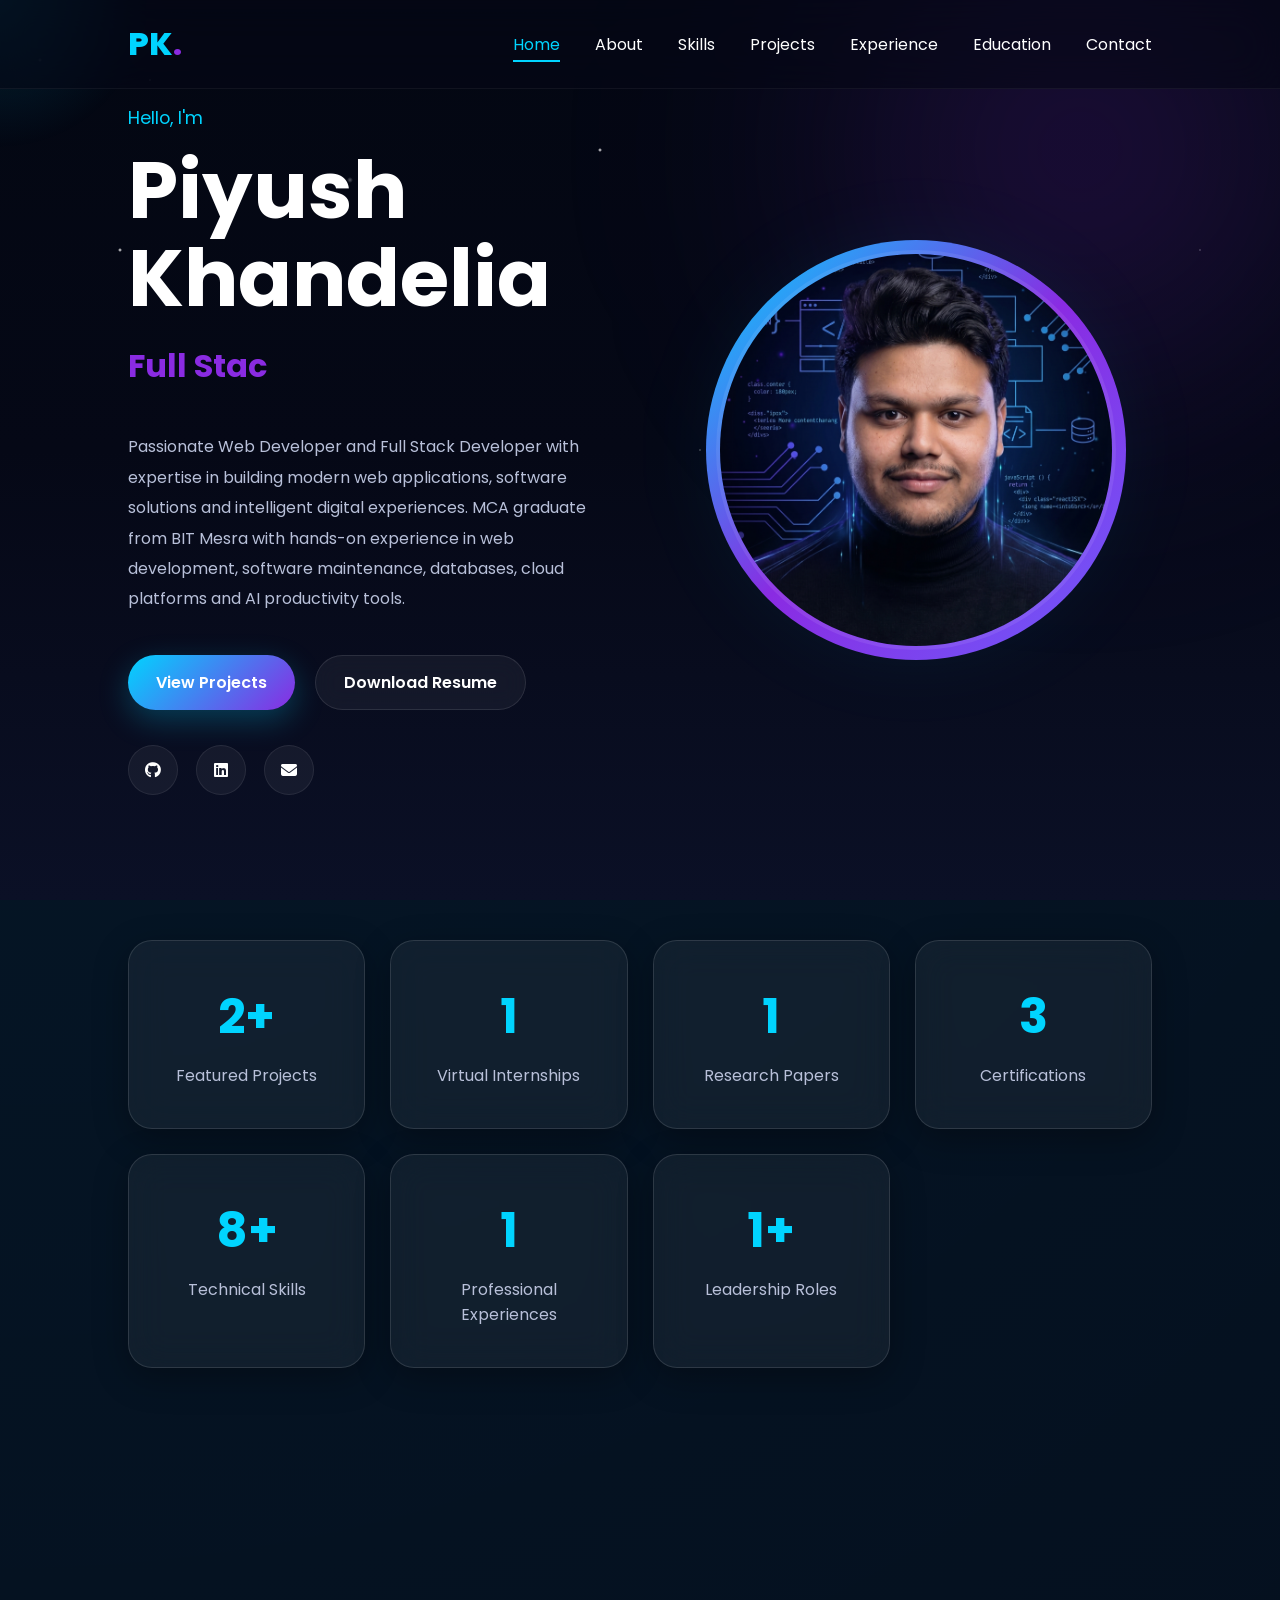
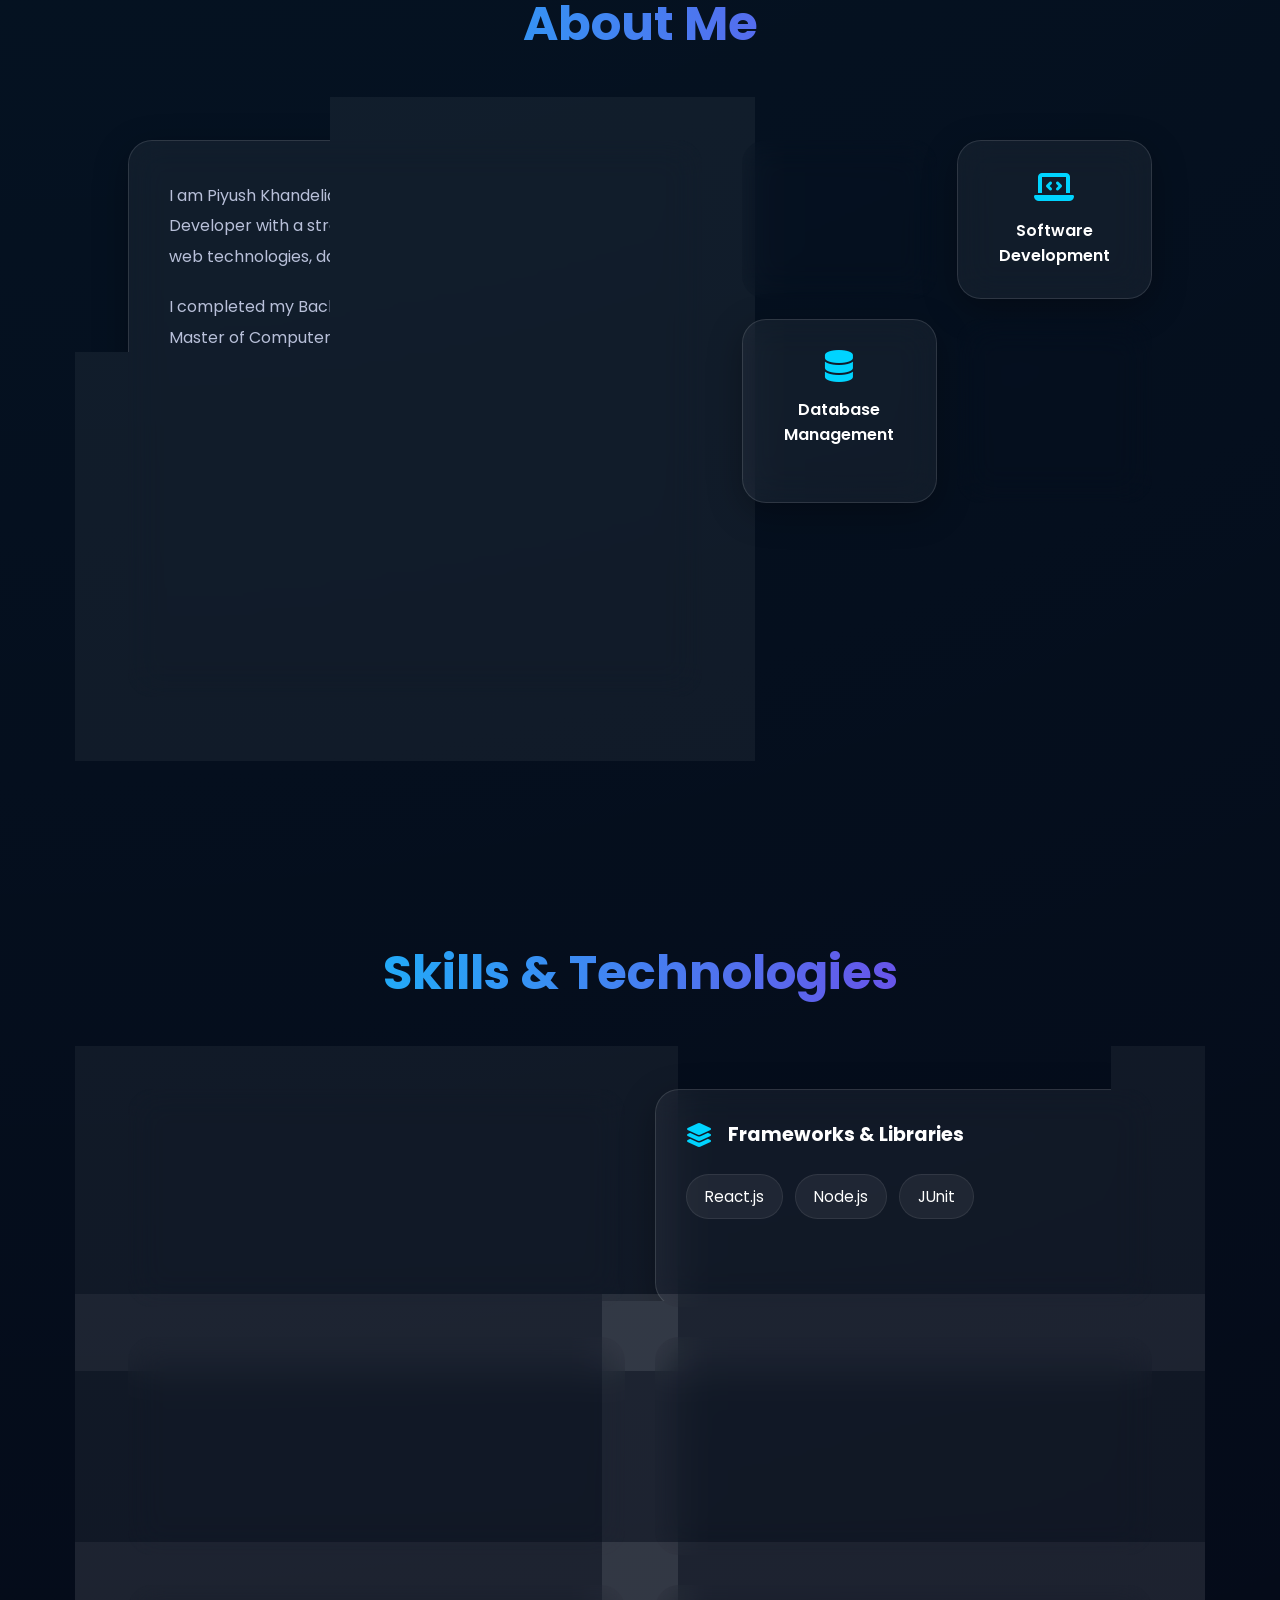
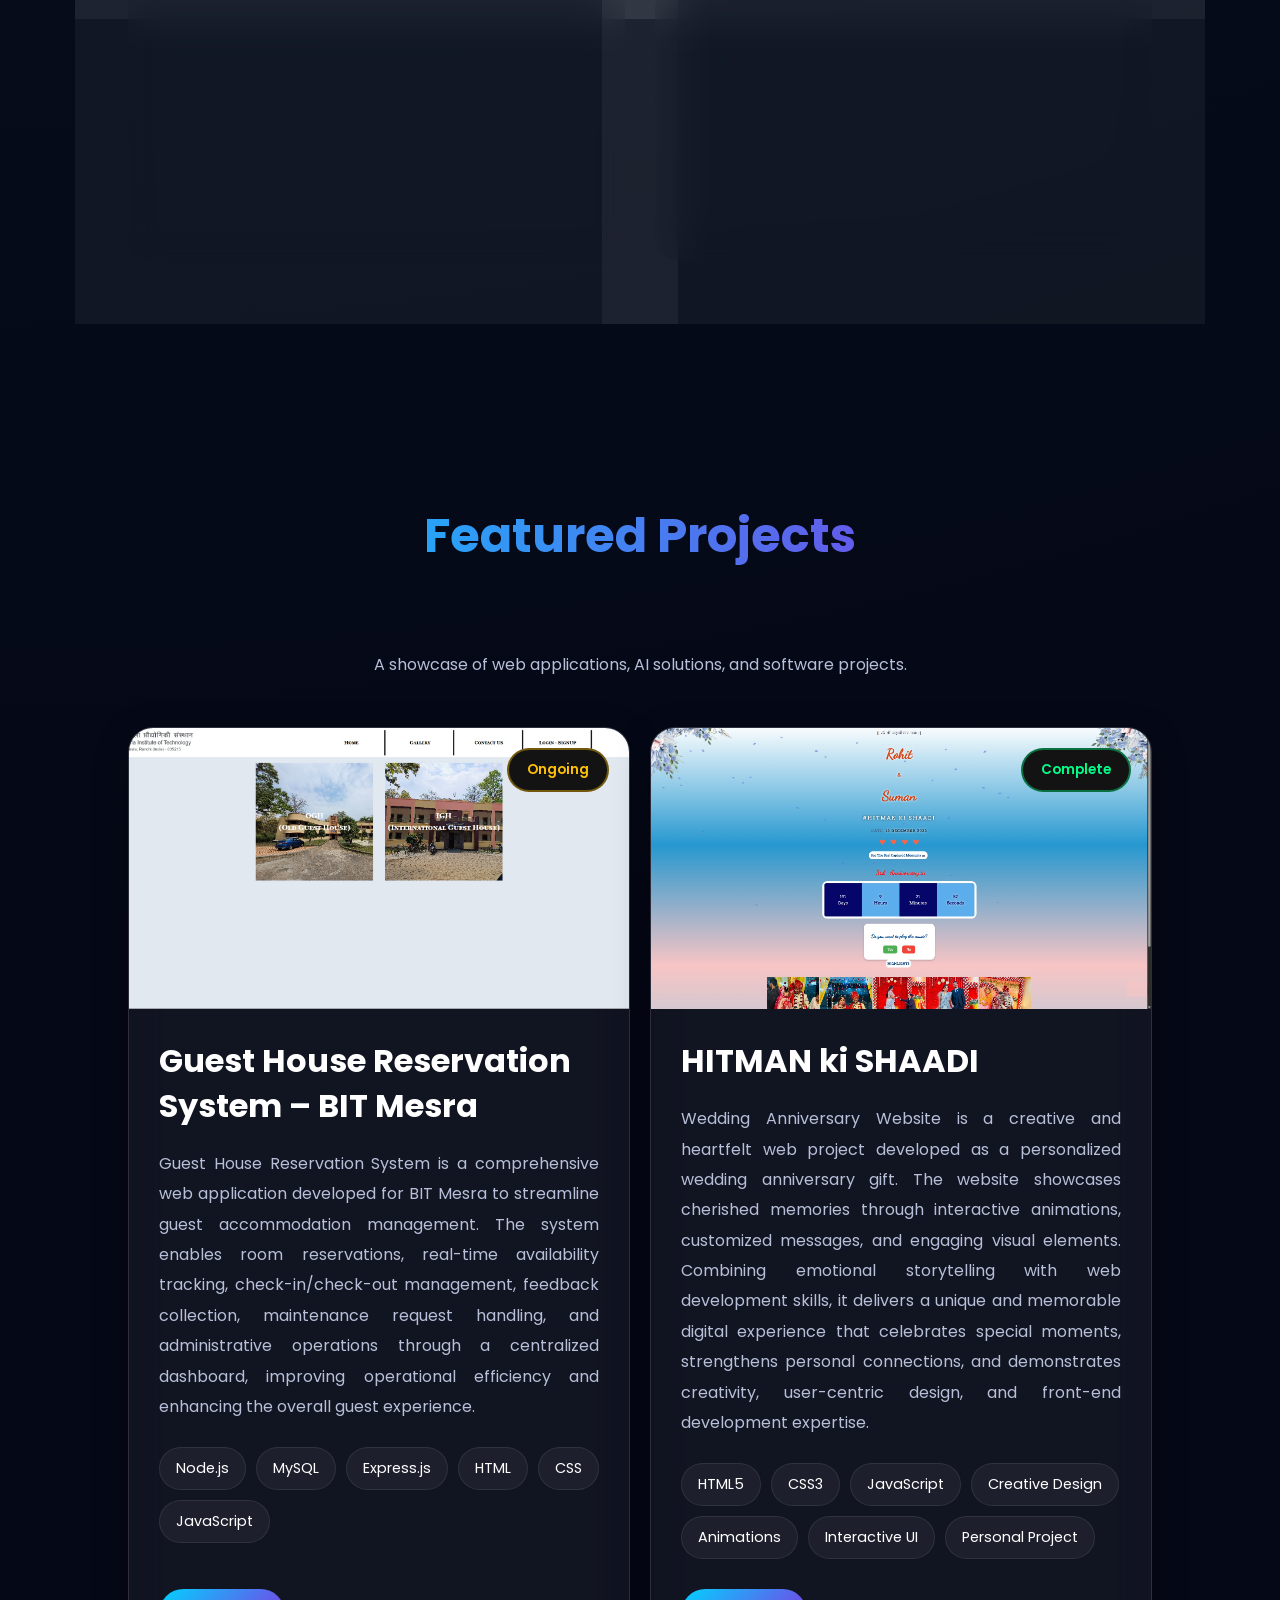
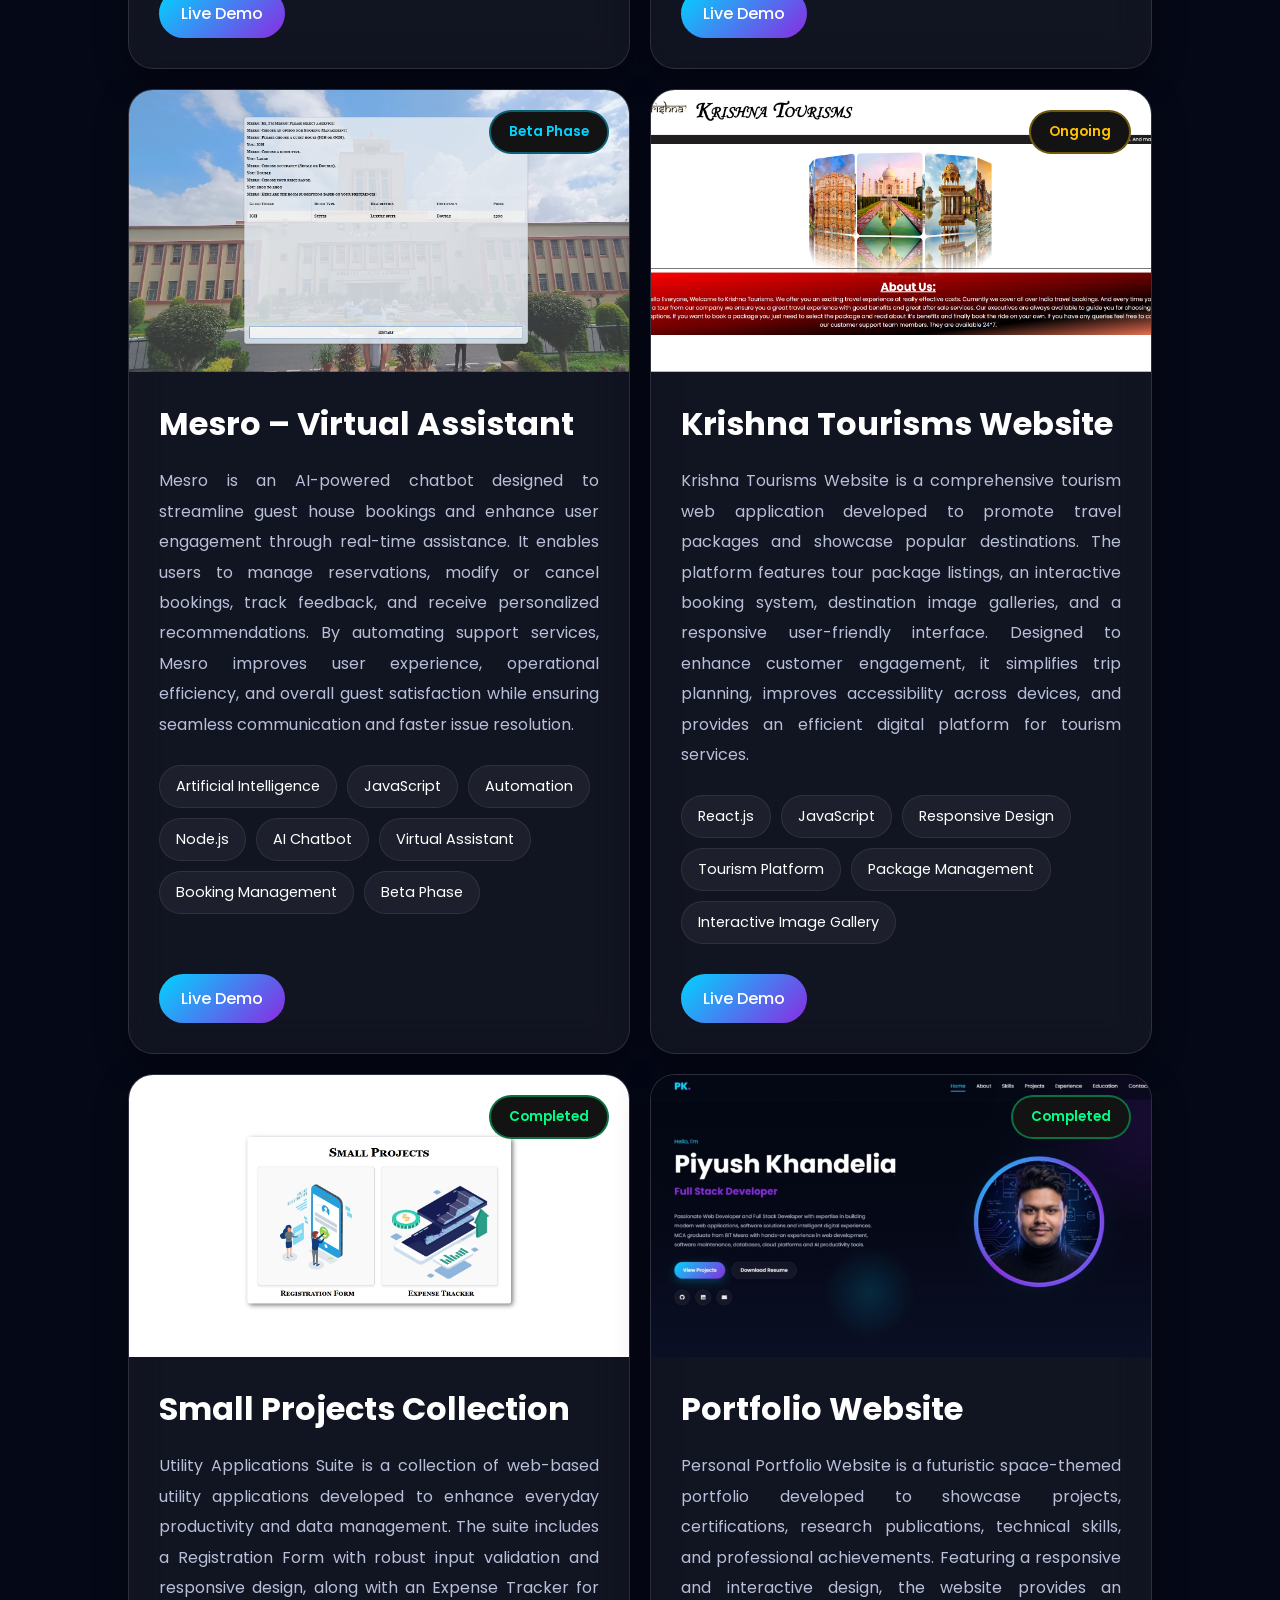
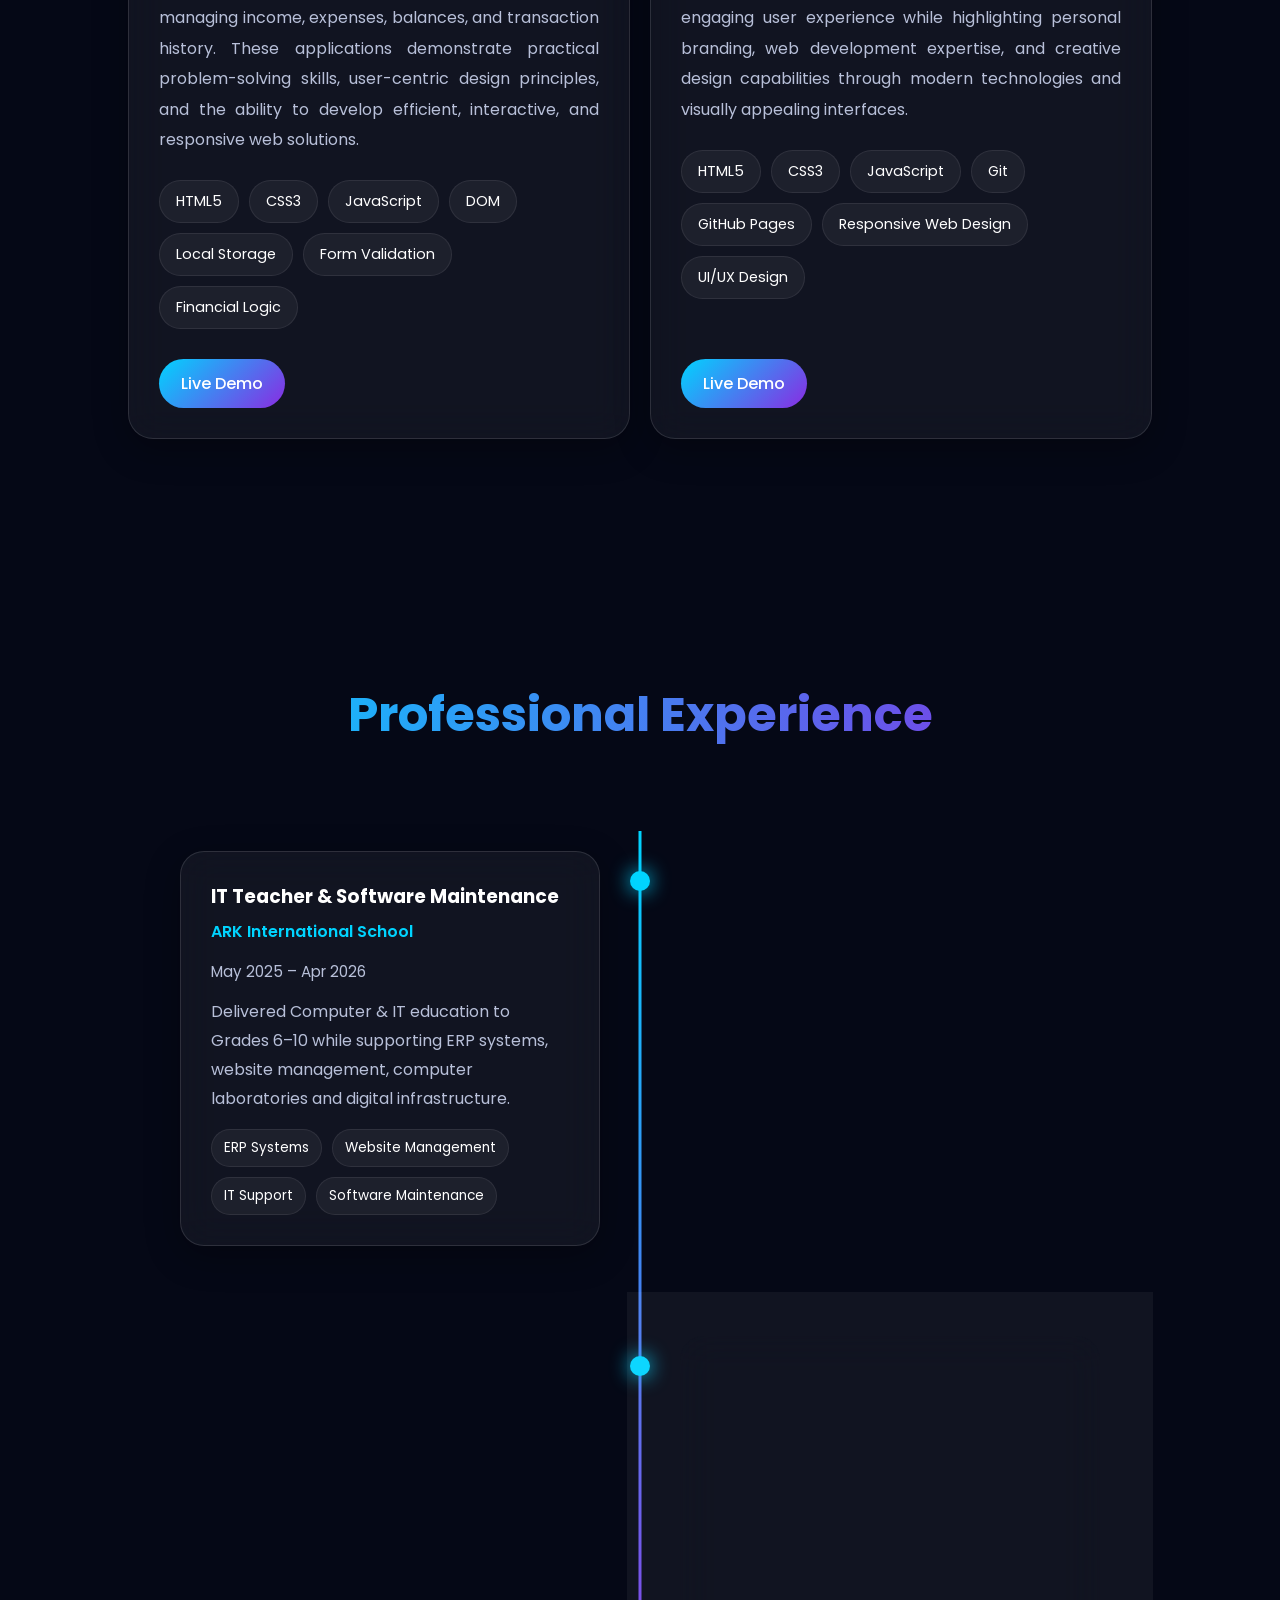
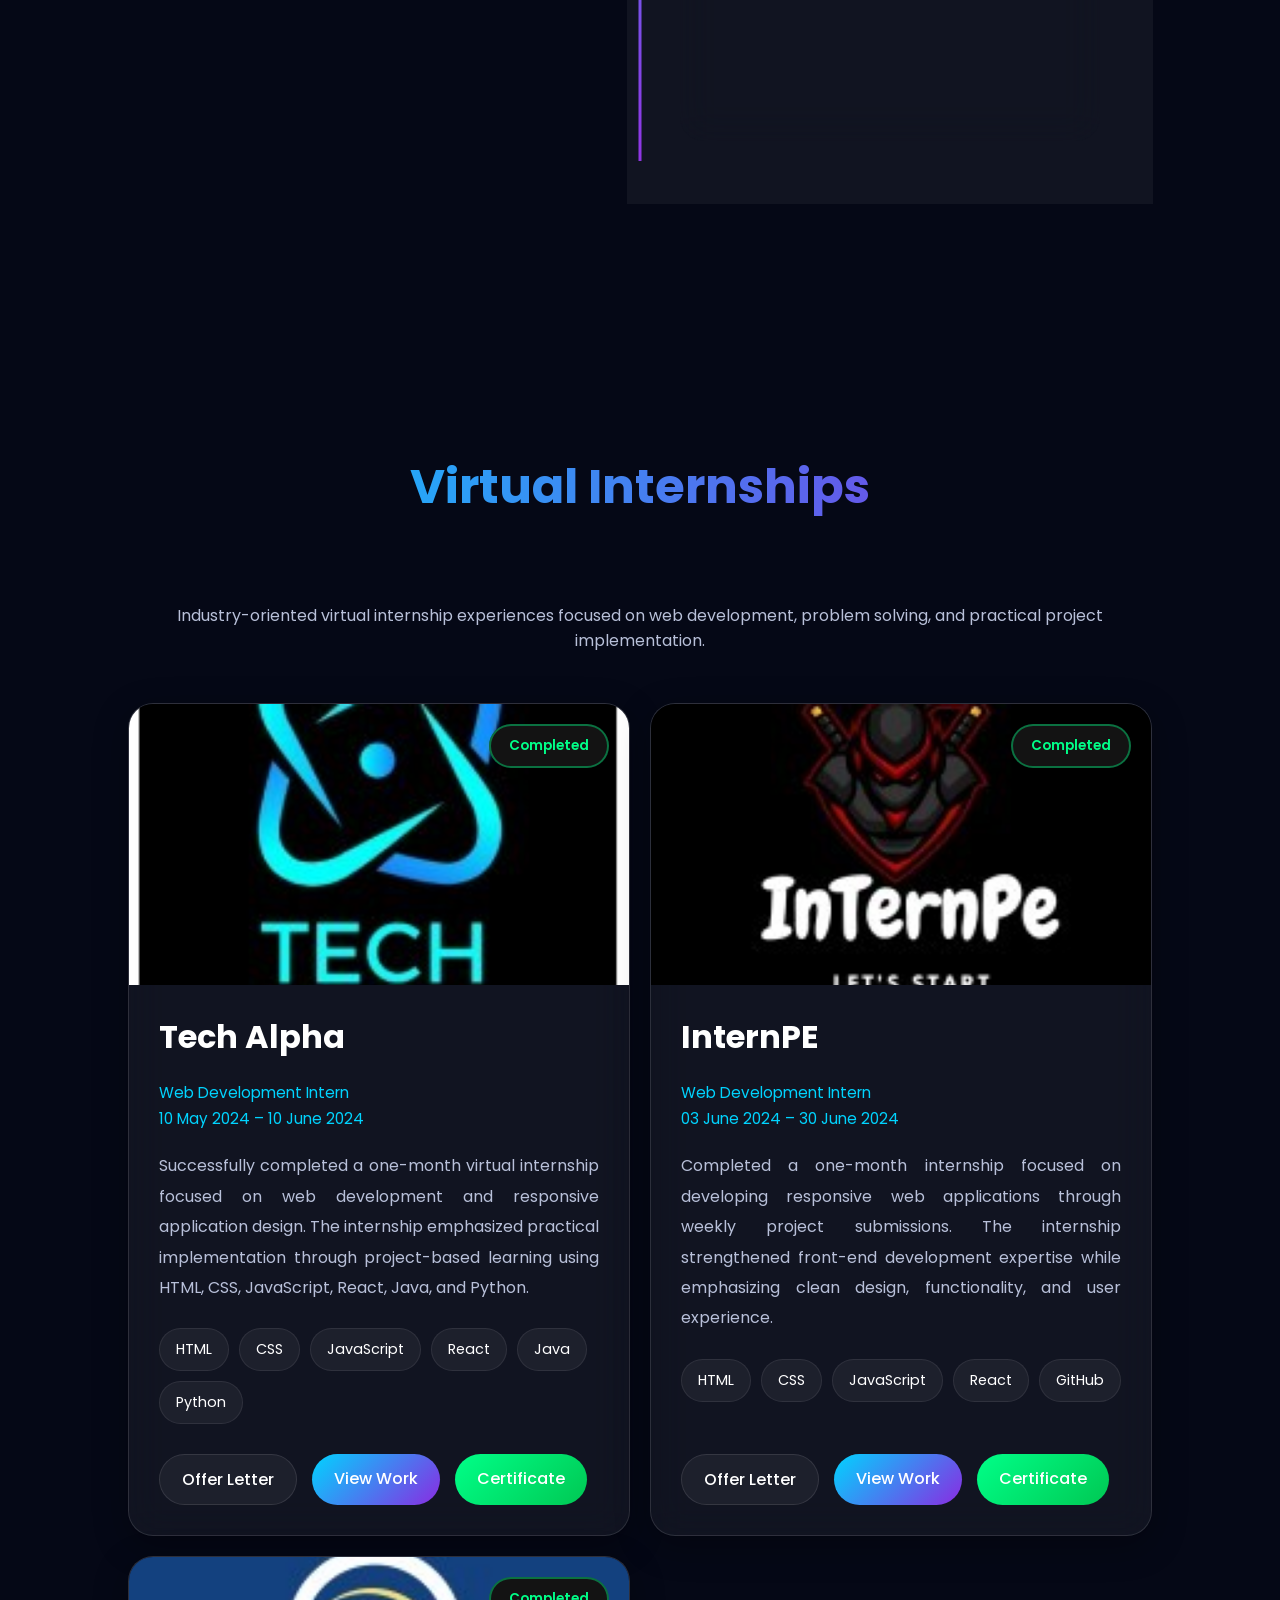
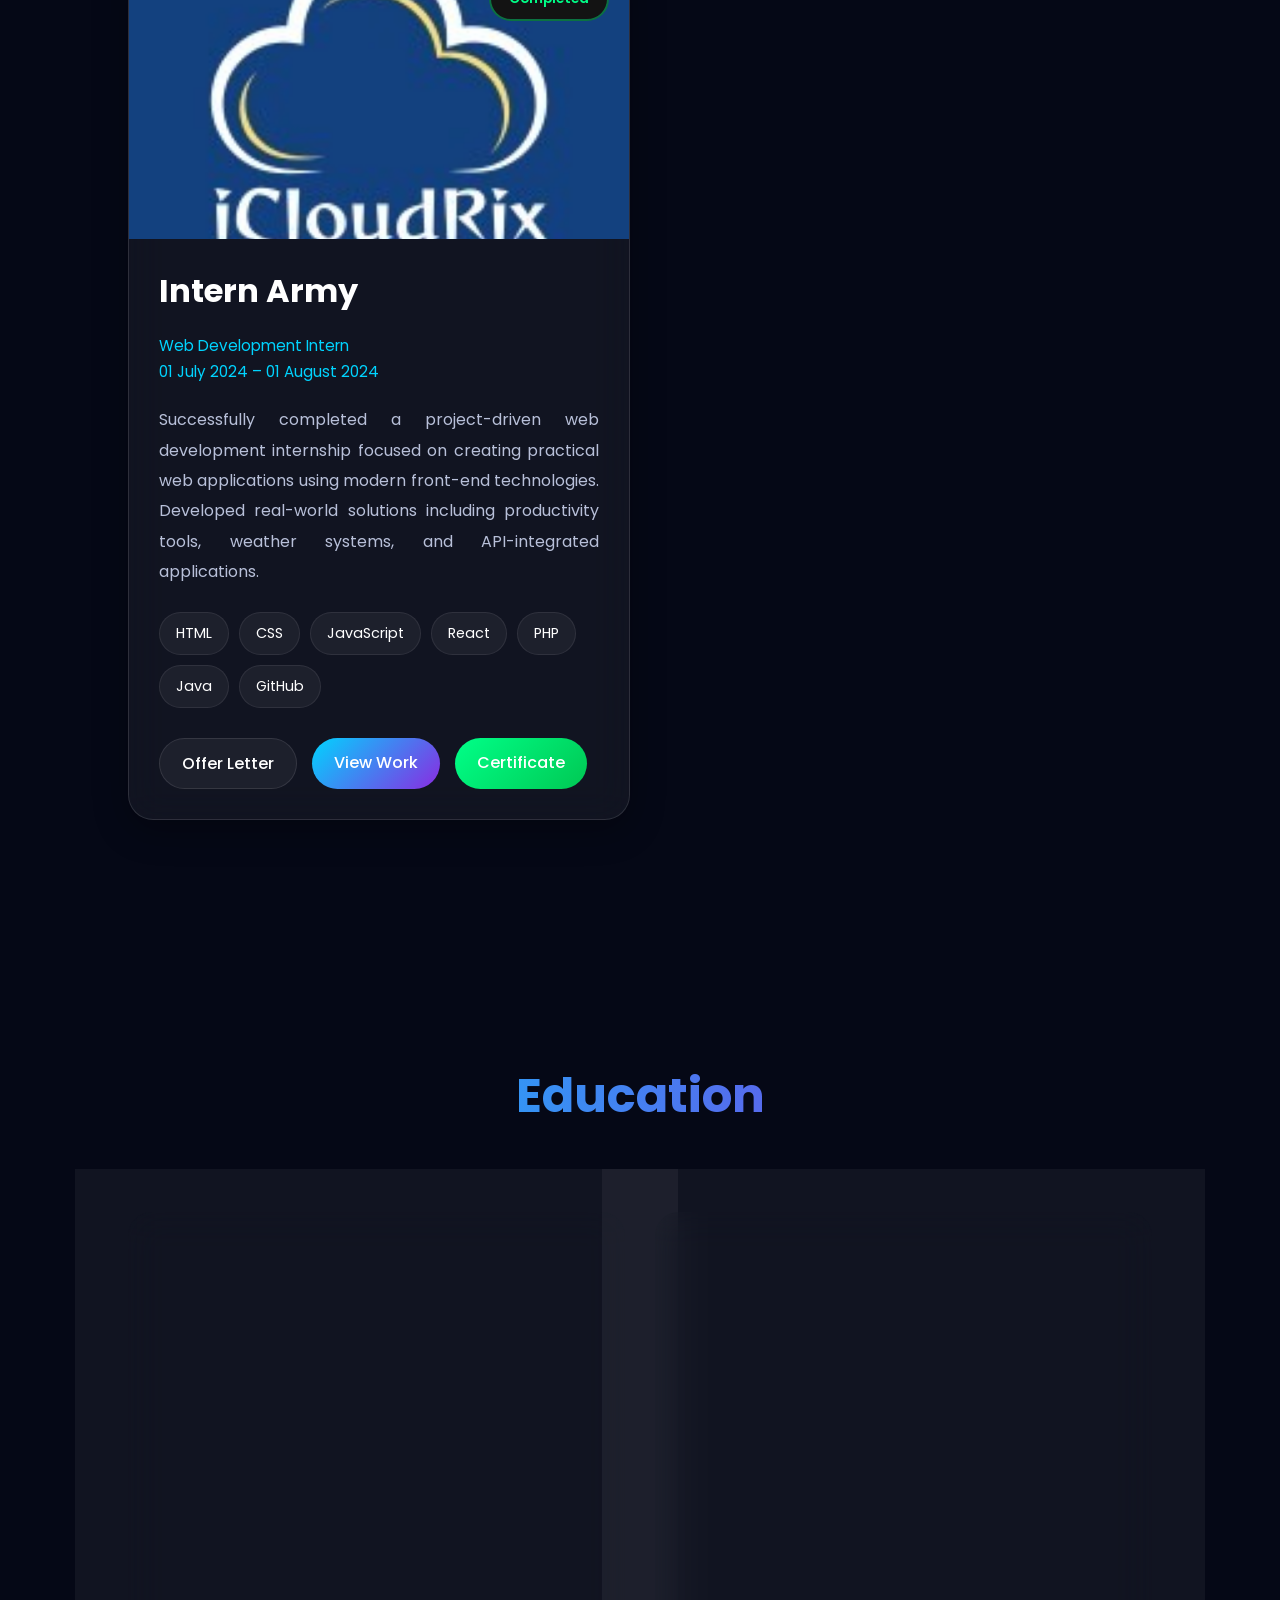
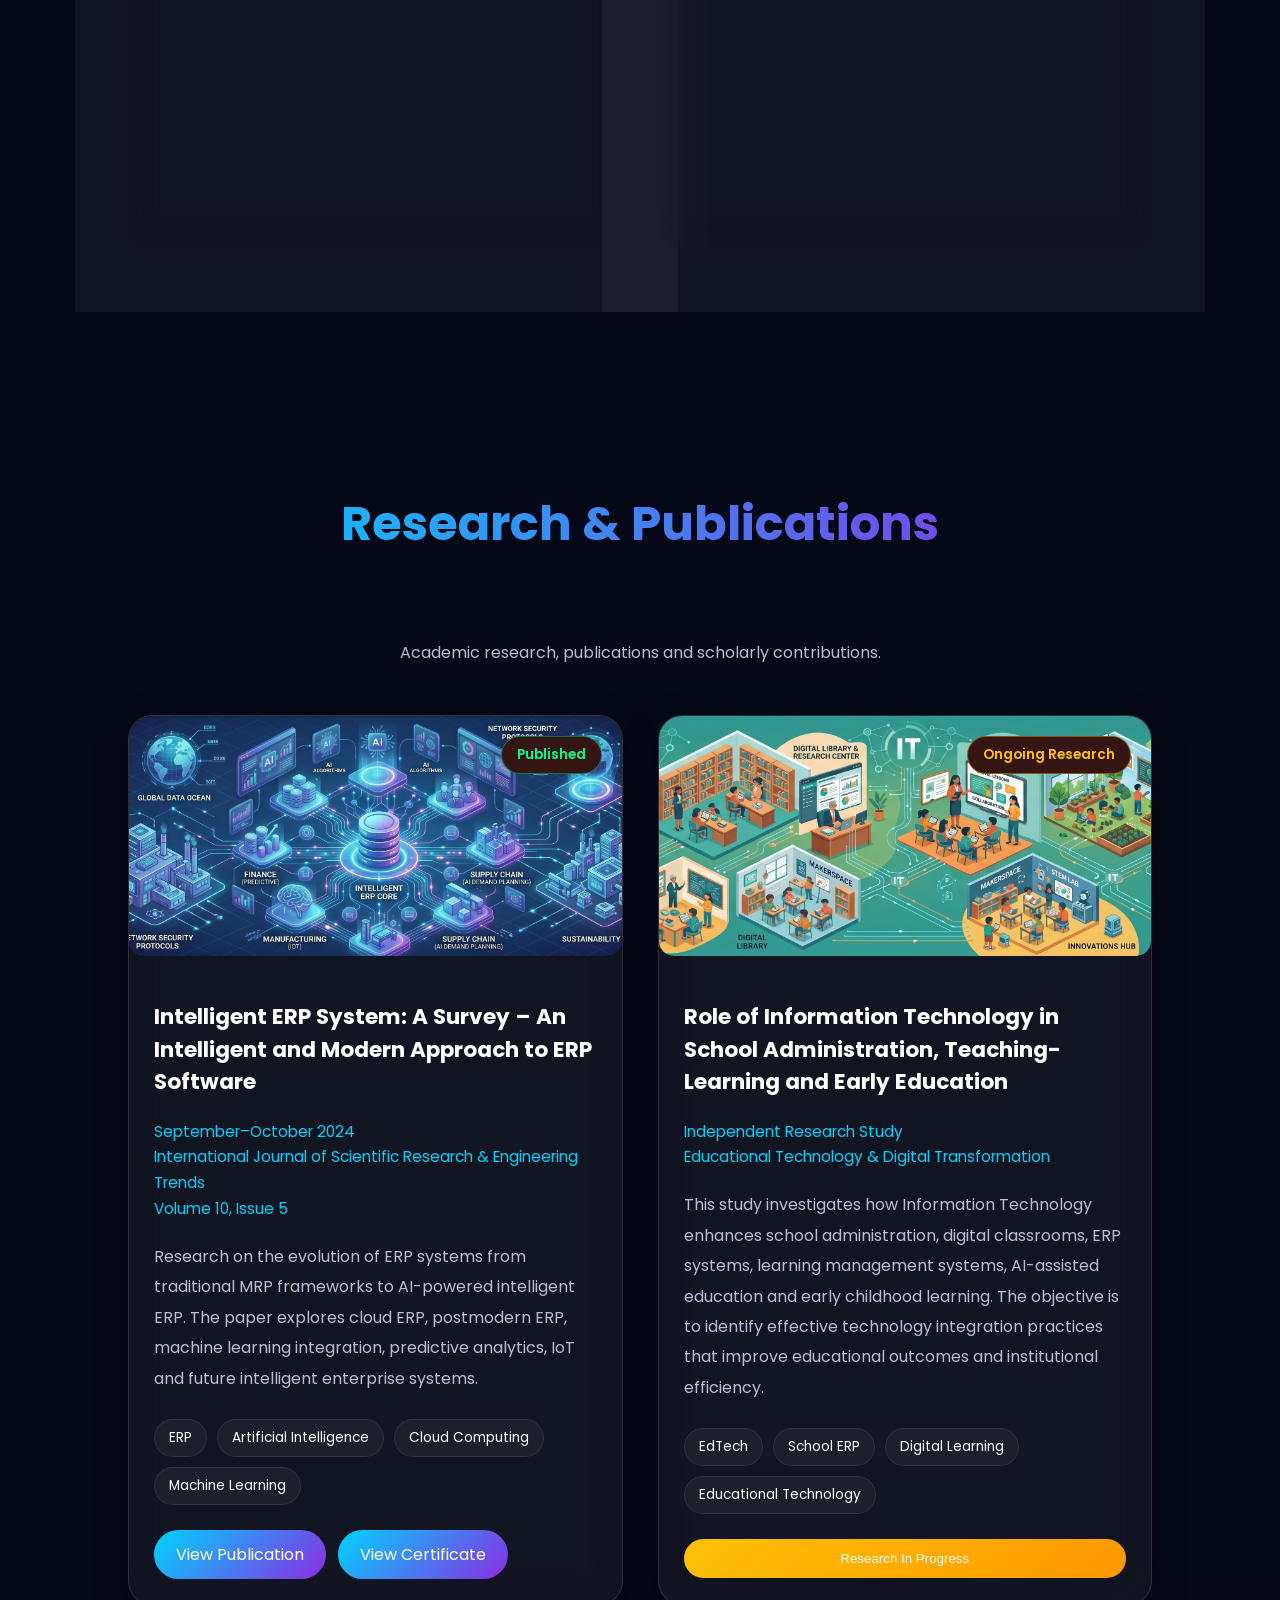
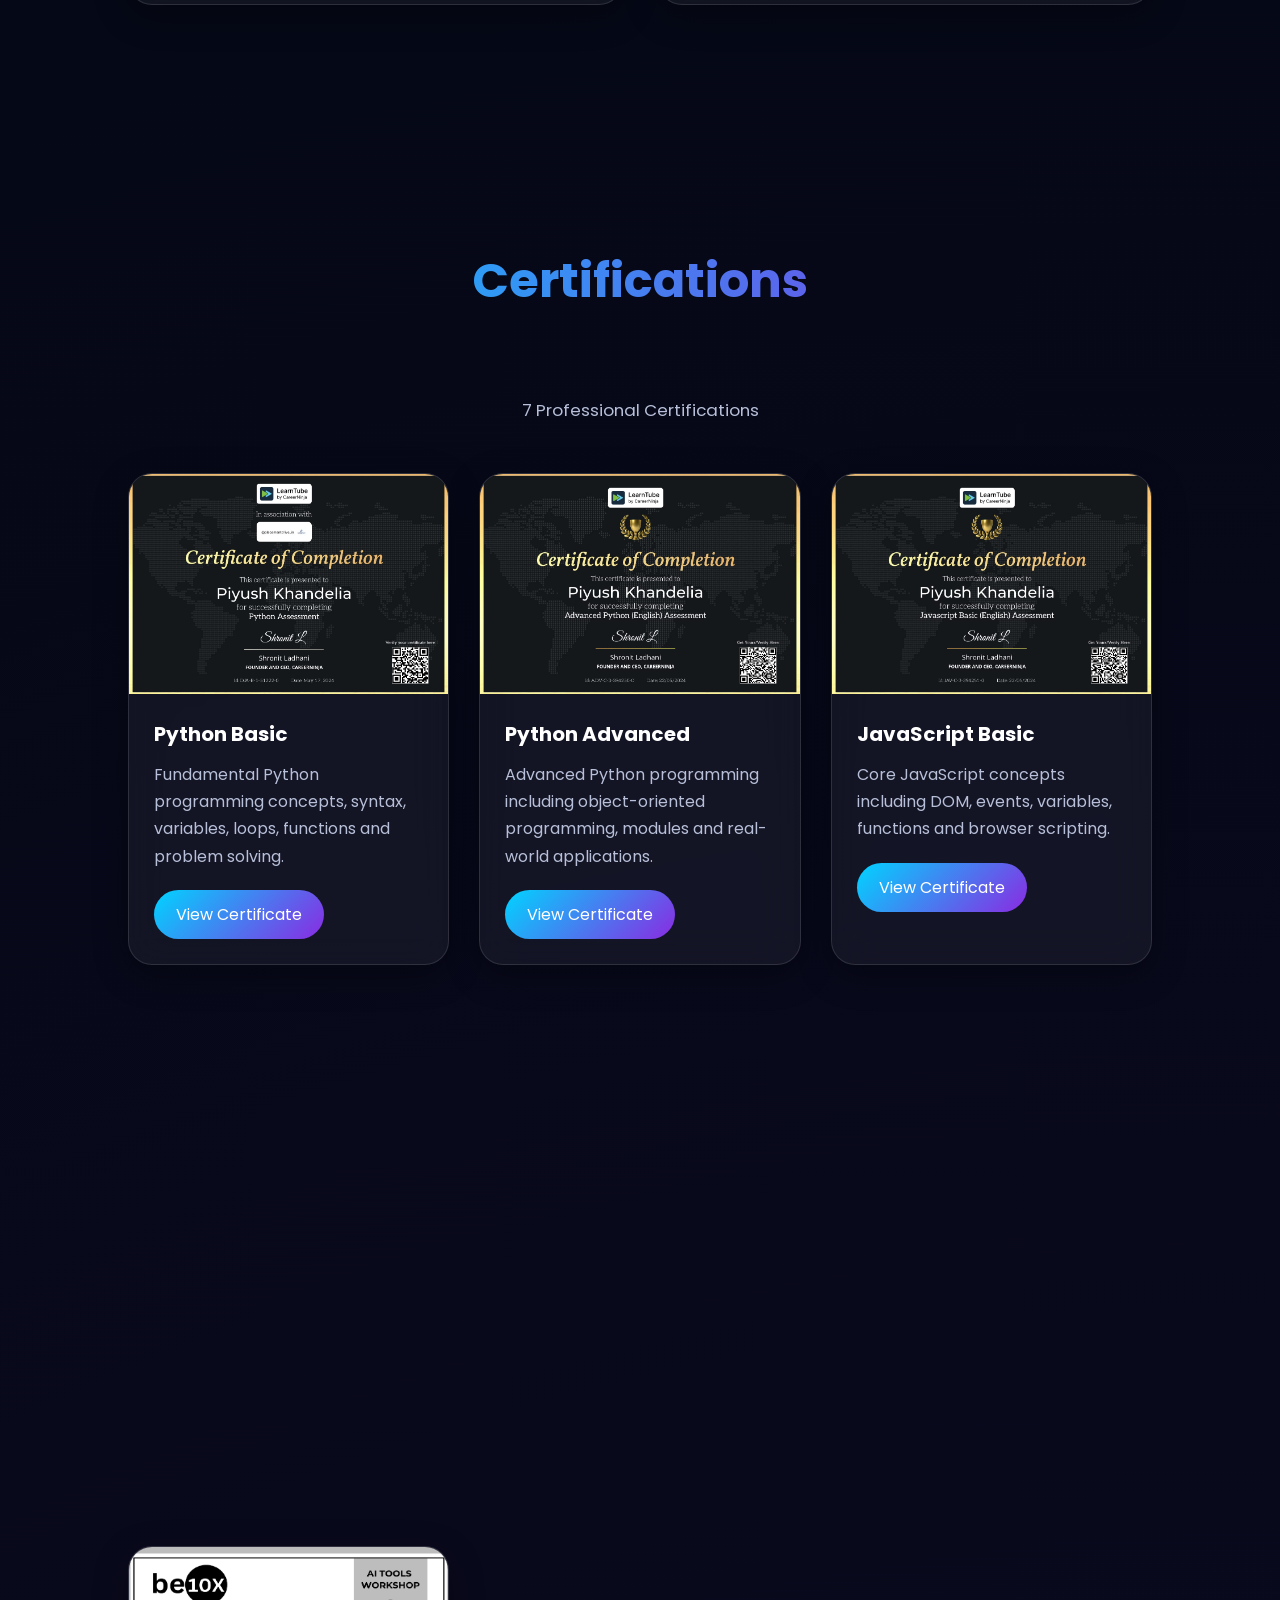
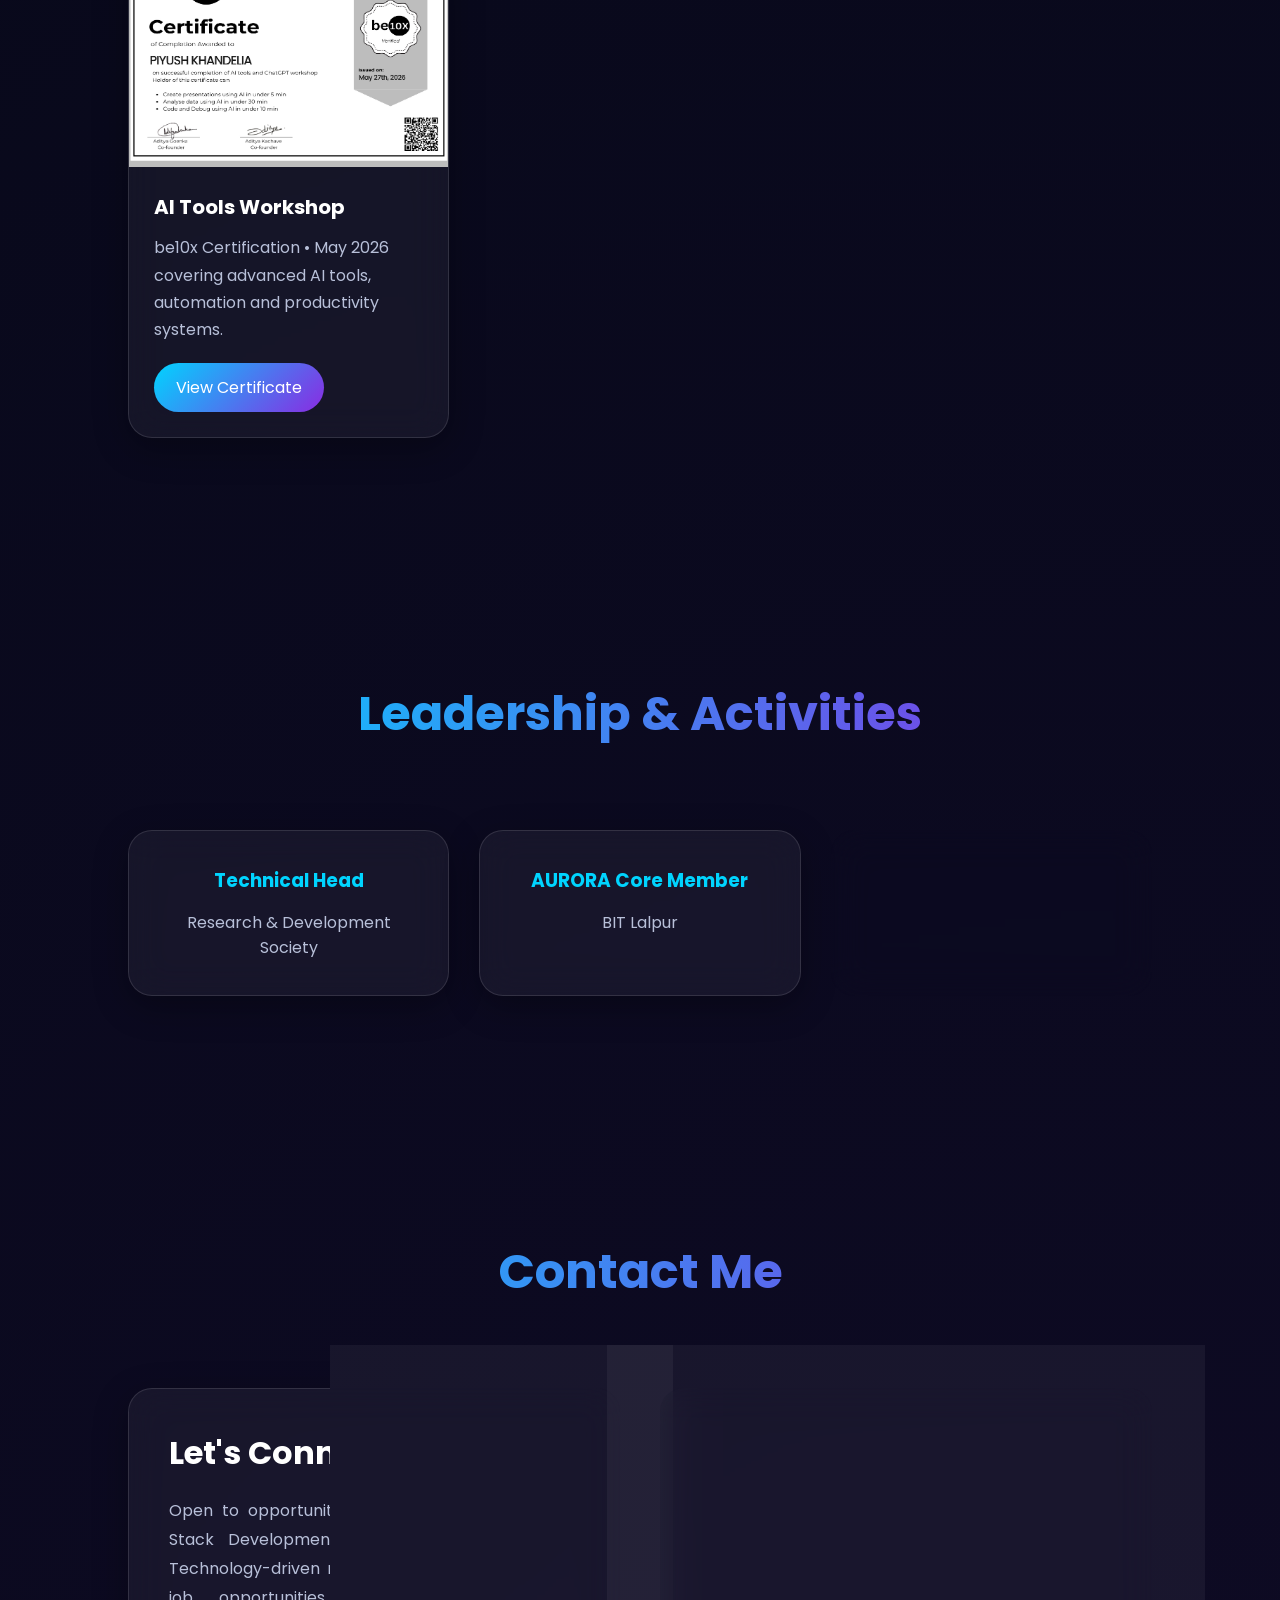
<file: index.html>
<!DOCTYPE html>
<html lang="en">

<head>

    <meta charset="UTF-8">

    <meta name="viewport"
        content="width=device-width, initial-scale=1.0">

    <title>
        Piyush Khandelia | Web Developer
    </title>

    <meta name="description"
        content="Piyush Khandelia - Web Developer | Full Stack Developer Portfolio">

    <meta name="keywords"
        content="Piyush Khandelia, Full Stack Developer, Web Developer, MCA, BIT Mesra">

    <link rel="icon" type="image/x-icon" href="assets/favicon.png">

    <link rel="stylesheet"
        href="style.css">

    <link rel="stylesheet"
        href="https://cdnjs.cloudflare.com/ajax/libs/font-awesome/6.5.2/css/all.min.css">

    <link href="https://fonts.googleapis.com/css2?family=Poppins:wght@300;400;500;600;700;800&display=swap"
        rel="stylesheet">

</head>

<body>

    <!-- =========================
         PRELOADER
    ========================== -->

    <div class="preloader">

        <div class="loader">

            <span></span>
            <span></span>
            <span></span>

        </div>

    </div>

    <!-- =========================
         GALAXY BACKGROUND
    ========================== -->

    <div class="bg-animation"></div>

    <div class="stars"></div>

    <div class="stars2"></div>

    <div class="stars3"></div>

    <div class="nebula"></div>

    <div class="cursor-glow"></div>

    <!-- =========================
         NAVBAR
    ========================== -->

    <header>

        <nav class="navbar">

            <div class="logo">

                PK<span>.</span>

            </div>

            <ul class="nav-links">

                <li>
                    <a href="#home">Home</a>
                </li>

                <li>
                    <a href="#about">About</a>
                </li>

                <li>
                    <a href="#skills">Skills</a>
                </li>

                <li>
                    <a href="#projects">Projects</a>
                </li>

                <li>
                    <a href="#experience">Experience</a>
                </li>

                <li>
                    <a href="#education">Education</a>
                </li>

                <li>
                    <a href="#contact">Contact</a>
                </li>

            </ul>

            <div class="menu-btn">

                <i class="fas fa-bars"></i>

            </div>

        </nav>

    </header>

    <!-- =========================
         HERO SECTION
    ========================== -->

    <section id="home"
        class="hero">

        <div class="hero-content">

            <p class="hero-greeting">

                Hello, I'm

            </p>

            <h1>

                Piyush Khandelia

            </h1>

            <h2>

                <span id="typing"></span>

            </h2>

            <p class="hero-description">

                Passionate Web Developer and Full Stack Developer
                with expertise in building modern web applications,
                software solutions and intelligent digital experiences.

                MCA graduate from BIT Mesra with hands-on experience
                in web development, software maintenance, databases,
                cloud platforms and AI productivity tools.

            </p>

            <div class="hero-buttons">

                <a href="#projects"
                    class="btn primary-btn">

                    View Projects

                </a>

                <a href="resume/Piyush_Khandelia_Resume.pdf"
                    class="btn secondary-btn"
                    download>

                    Download Resume

                </a>

            </div>

            <div class="social-icons">

                <a href="https://github.com/PiyushKhandelia"
                    target="_blank">

                    <i class="fab fa-github"></i>

                </a>

                <a href="https://www.linkedin.com/in/piyush-khandelia-a0068b199/"
                    target="_blank">

                    <i class="fab fa-linkedin"></i>

                </a>

                <a href="mailto:piyushkhandelia2002@gmail.com">

                    <i class="fas fa-envelope"></i>

                </a>

            </div>

        </div>

        <div class="hero-image">

            <div class="image-wrapper">

                <img src="assets/profile.png"
                    alt="Piyush Khandelia">

            </div>

        </div>

    </section>

    <!-- =========================
         STATS SECTION
    ========================== -->

    <!-- <section class="stats-section">

        <div class="stats-grid">

            <div class="stat-card glass-card">

                <h3>

                    <span class="counter"
                        data-target="6">

                        0

                    </span>+

                </h3>

                <p>

                    Major Projects

                </p>

            </div>

            <div class="stat-card glass-card">

                <h3>

                    <span class="counter"
                        data-target="2">

                        0

                    </span>

                </h3>

                <p>

                    Professional Roles

                </p>

            </div>

            <div class="stat-card glass-card">

                <h3>

                    <span class="counter"
                        data-target="20">

                        0

                    </span>+

                </h3>

                <p>

                    Technical Skills

                </p>

            </div>

            <div class="stat-card glass-card">

                <h3>

                    <span class="counter"
                        data-target="8">

                        0

                    </span>+

                </h3>

                <p>

                    Certifications

                </p>

            </div>

        </div>

    </section> -->

    <!-- =========================
         STATS SECTION
    ========================== -->

    <section class="stats-section">
        <div class="stats-grid">
            <!-- Projects -->
            <div class="stat-card glass-card">
                <h3>
                    <span class="counter" data-target="6">0</span>+
                </h3>
                <p>Featured Projects</p>
            </div>
            <!-- Internships -->
            <div class="stat-card glass-card">
                <h3>
                    <span class="counter" data-target="3">0</span>
                </h3>
                <p>Virtual Internships</p>
            </div>
            <!-- Research -->
            <div class="stat-card glass-card">
                <h3>
                    <span class="counter" data-target="2">0</span>
                </h3>
                <p>Research Papers</p>
            </div>
            <!-- Certifications -->
            <div class="stat-card glass-card">
                <h3>
                    <span class="counter" data-target="7">0</span>
                </h3>
                <p>Certifications</p>
            </div>
            <!-- Skills -->
            <div class="stat-card glass-card">
                <h3>
                    <span class="counter" data-target="25">0</span>+
                </h3>
                <p>Technical Skills</p>
            </div>
            <!-- Experience --> 
            <div class="stat-card glass-card">
                <h3>
                    <span class="counter" data-target="3">0</span>
                </h3>
                <p>Professional Experiences</p>
            </div>
            <!-- Leadership -->
            <div class="stat-card glass-card">
                <h3>
                    <span class="counter" data-target="3">0</span>+
                </h3>
                <p>Leadership Roles</p>
            </div>
        </div>
    </section>

    <!-- =========================
         ABOUT SECTION
    ========================== -->

    <section id="about"
        class="section">

        <h2 class="section-title">

            About Me

        </h2>

        <div class="about-container">

            <div class="glass-card about-card">

                <p>

                    I am Piyush Khandelia, a Web Developer and Full
                    Stack Developer with a strong foundation in
                    software development, web technologies,
                    databases and cloud platforms.

                </p>

                <p>

                    I completed my Bachelor of Computer Applications
                    and Master of Computer Applications from
                    Birla Institute of Technology, Mesra.

                </p>

                <p>

                    My professional experience includes working as a
                    Web Developer at Mindstein Technology and
                    IT Teacher & Software Maintenance professional
                    at ARK International School.

                </p>

                <p>

                    I enjoy creating scalable applications,
                    solving real-world problems and exploring
                    modern technologies including AI tools,
                    cloud platforms and full-stack development.

                </p>

            </div>

            <div class="about-highlights">

                <div class="glass-card highlight-box">

                    <i class="fas fa-code"></i>

                    <h3>

                        Full Stack Development

                    </h3>

                </div>

                <div class="glass-card highlight-box">

                    <i class="fas fa-laptop-code"></i>

                    <h3>

                        Software Development

                    </h3>

                </div>

                <div class="glass-card highlight-box">

                    <i class="fas fa-database"></i>

                    <h3>

                        Database Management

                    </h3>

                </div>

                <div class="glass-card highlight-box">

                    <i class="fas fa-robot"></i>

                    <h3>

                        AI & Productivity Tools

                    </h3>

                </div>

            </div>

        </div>

    </section>

    <!-- SKILLS SECTION -->

    <!-- =========================
        SKILLS SECTION
    ========================== -->

    <section id="skills"
        class="section">

        <h2 class="section-title">

            Skills & Technologies

        </h2>

        <div class="skills-container">

            <!-- Programming -->

            <div class="glass-card skill-category">

                <div class="category-header">

                    <i class="fas fa-code"></i>

                    <h3>

                        Programming Languages

                    </h3>

                </div>

                <div class="skill-tags">

                    <span>HTML</span>
                    <span>CSS</span>
                    <span>JavaScript</span>
                    <span>PHP</span>
                    <span>Python</span>

                </div>

            </div>

            <!-- Frameworks -->

            <div class="glass-card skill-category">

                <div class="category-header">

                    <i class="fas fa-layer-group"></i>

                    <h3>

                        Frameworks & Libraries

                    </h3>

                </div>

                <div class="skill-tags">

                    <span>React.js</span>
                    <span>Node.js</span>
                    <span>JUnit</span>

                </div>

            </div>

            <!-- Database -->

            <div class="glass-card skill-category">

                <div class="category-header">

                    <i class="fas fa-database"></i>

                    <h3>

                        Database & Backend

                    </h3>

                </div>

                <div class="skill-tags">

                    <span>MySQL</span>
                    <span>Firebase</span>
                    <span>DBMS</span>

                </div>

            </div>

            <!-- Development -->

            <div class="glass-card skill-category">

                <div class="category-header">

                    <i class="fas fa-laptop-code"></i>

                    <h3>

                        Development

                    </h3>

                </div>

                <div class="skill-tags">

                    <span>Full Stack Development</span>
                    <span>Web Development</span>
                    <span>Software Development</span>

                </div>

            </div>

            <!-- AI -->

            <div class="glass-card skill-category">

                <div class="category-header">

                    <i class="fas fa-robot"></i>

                    <h3>

                        AI & Productivity

                    </h3>

                </div>

                <div class="skill-tags">

                    <span>Prompt Engineering</span>
                    <span>Generative AI</span>
                    <span>AI Productivity Tools</span>

                </div>

            </div>

            <!-- Tools -->

            <div class="glass-card skill-category">

                <div class="category-header">

                    <i class="fas fa-toolbox"></i>

                    <h3>

                        Tools & Platforms

                    </h3>

                </div>

                <div class="skill-tags">

                    <span>Git</span>
                    <span>GitHub</span>
                    <span>VS Code</span>
                    <span>Google Cloud Platform</span>
                    <span>MS Office</span>
                    <span>LibreOffice</span>

                </div>

            </div>

        </div>

    </section>

    <!-- =========================
         PROJECTS SECTION
    ========================== -->

    <section id="projects" class="section">
        <h2 class="section-title">Featured Projects</h2>
        <p class="research-subtitle">A showcase of web applications, AI solutions, and software projects.</p>
        <div class="project-grid">
            <!-- Guest House Reservation System -->
            <div class="project-card glass-card">
                <div class="project-status ongoing">Ongoing</div>
                <img src="assets/projects/guest-house-management-system.jpg" alt="Guest House Reservation System" class="project-image">
                <div class="project-content">
                    <h3> Guest House Reservation System – BIT Mesra </h3>
                    <p class="project-description">
                        Guest House Reservation System is a comprehensive web application developed for BIT Mesra to streamline guest accommodation management. The system enables room reservations, real-time availability tracking, check-in/check-out management, feedback collection, maintenance request handling, and administrative operations through a centralized dashboard, improving operational efficiency and enhancing the overall guest experience.
                    </p>
                    <div class="project-tech">
                        <span>Node.js</span>
                        <span>MySQL</span>
                        <span>Express.js</span>
                        <span>HTML</span>
                        <span>CSS</span>
                        <span>JavaScript</span>
                    </div>
                    <div class="project-footer">
                        <a href="https://piyushkhandelia.github.io/Guest_House_Reservation_System/" target="_blank" class="project-btn demo-btn">Live Demo</a>
                    </div>
                </div>
            </div>
            <!-- HITMAN ki SHAADI -->
            <div class="project-card glass-card">
                <div class="project-status completed">Complete</div>
                <img src="assets/projects/hitman-ki-shaadi.jpg" alt="HITMAN ki SHAADI" class="project-image">
                <div class="project-content">
                    <h3>HITMAN ki SHAADI</h3>
                    <p class="project-description">
                        Wedding Anniversary Website is a creative and heartfelt web project developed as a personalized wedding anniversary gift. The website showcases cherished memories through interactive animations, customized messages, and engaging visual elements. Combining emotional storytelling with web development skills, it delivers a unique and memorable digital experience that celebrates special moments, strengthens personal connections, and demonstrates creativity, user-centric design, and front-end development expertise.
                    </p>
                    <div class="project-tech">
                        <span>HTML5</span>
                        <span>CSS3</span>
                        <span>JavaScript</span>
                        <span>Creative Design</span>
                        <span>Animations</span>
                        <span>Interactive UI</span>
                        <span>Personal Project</span>
                    </div>
                    <div class="project-footer">
                        <a href="https://piyushkhandelia.github.io/HITMAN_KI_SHAADI/" target="_blank" class="project-btn demo-btn">Live Demo</a>
                    </div>
                </div>
            </div>
            <!-- Mesro -->
            <div class="project-card glass-card">
                <div class="project-status beta">Beta Phase</div>
                <img src="assets/projects/mesro.jpg" alt="Mesro Virtual Assistant" class="project-image">
                <div class="project-content">
                    <h3> Mesro – Virtual Assistant </h3>
                    <p class="project-description">
                        Mesro is an AI-powered chatbot designed to streamline guest house bookings and enhance user engagement through real-time assistance. It enables users to manage reservations, modify or cancel bookings, track feedback, and receive personalized recommendations. By automating support services, Mesro improves user experience, operational efficiency, and overall guest satisfaction while ensuring seamless communication and faster issue resolution.
                    </p>
                    <div class="project-tech">
                        <span>Artificial Intelligence</span>
                        <span>JavaScript</span>
                        <span>Automation</span>
                        <span>Node.js</span>
                        <span>AI Chatbot</span>
                        <span>Virtual Assistant</span>
                        <span>Booking Management</span>
                        <span>Beta Phase</span>
                    </div>
                    <div class="project-footer">
                        <a href="https://piyushkhandelia.github.io/Mesro/" target="_blank" class="project-btn demo-btn"> Live Demo </a>
                    </div>
                </div>
            </div>
            <!-- Krishna Tourisms -->
            <div class="project-card glass-card">
                <div class="project-status ongoing">Ongoing</div>
                <img src="assets/projects/krishna-tourisms.jpg" alt="Krishna Tourisms" class="project-image">
                <div class="project-content">
                    <h3> Krishna Tourisms Website </h3>
                    <p class="project-description">
                        Krishna Tourisms Website is a comprehensive tourism web application developed to promote travel packages and showcase popular destinations. The platform features tour package listings, an interactive booking system, destination image galleries, and a responsive user-friendly interface. Designed to enhance customer engagement, it simplifies trip planning, improves accessibility across devices, and provides an efficient digital platform for tourism services.
                    </p>
                    <div class="project-tech">
                        <span>React.js</span>
                        <span>JavaScript</span>
                        <span>Responsive Design</span>
                        <span>Tourism Platform</span>
                        <span>Package Management</span>
                        <span>Interactive Image Gallery</span>
                    </div>
                    <div class="project-footer">
                        <a href="https://piyushkhandelia.github.io/Krishna_Tourisms_Website/" target="_blank" class="project-btn demo-btn"> Live Demo </a>
                    </div>
                </div>
            </div>
            <!-- Small Projects -->
            <div class="project-card glass-card">
                <div class="project-status completed">Completed</div>
                <img src="assets/projects/small-project.jpg" alt="Small Projects Collection" class="project-image">
                <div class="project-content">
                    <h3>Small Projects Collection</h3>
                    <p class="project-description">
                        Utility Applications Suite is a collection of web-based utility applications developed to enhance everyday productivity and data management. The suite includes a Registration Form with robust input validation and responsive design, along with an Expense Tracker for managing income, expenses, balances, and transaction history. These applications demonstrate practical problem-solving skills, user-centric design principles, and the ability to develop efficient, interactive, and responsive web solutions.
                    </p>
                    <div class="project-tech">
                        <span>HTML5</span>
                        <span>CSS3</span>
                        <span>JavaScript</span>
                        <span>DOM</span>
                        <span>Local Storage</span>
                        <span>Form Validation</span>
                        <span>Financial Logic</span>
                    </div>
                    <div class="project-footer">
                        <a href="http://piyushkhandelia.github.io/Bharat_Intern/" target="_blank" class="project-btn demo-btn">Live Demo</a>
                    </div>
                </div>
            </div>
            <!-- Portfolio Website -->
            <div class="project-card glass-card">
                <div class="project-status completed">Completed</div>
                <img src="assets/projects/portfolio.jpg" alt="Portfolio Website" class="project-image">
                <div class="project-content">
                    <h3>Portfolio Website</h3>
                    <p class="project-description">
                        Personal Portfolio Website is a futuristic space-themed portfolio developed to showcase projects, certifications, research publications, technical skills, and professional achievements. Featuring a responsive and interactive design, the website provides an engaging user experience while highlighting personal branding, web development expertise, and creative design capabilities through modern technologies and visually appealing interfaces.
                    </p>
                    <div class="project-tech">
                        <span>HTML5</span>
                        <span>CSS3</span>
                        <span>JavaScript</span>
                        <span>Git</span>
                        <span>GitHub Pages</span>
                        <span>Responsive Web Design</span>
                        <span>UI/UX Design</span>
                    </div>
                    <div class="project-footer">
                        <a href="https://piyushkhandelia.github.io/portfolio/" target="_blank" class="project-btn demo-btn">Live Demo</a>
                    </div>
                </div>
            </div>
        </div>
    </section>

    <!-- =========================
         EXPERIENCE SECTION
    ========================== -->   
    
    <section id="experience" class="section">
        <h2 class="section-title">Professional Experience</h2>
        <div class="timeline">
            <!-- Experience 1 -->
            <div class="timeline-item">
                <div class="timeline-marker"></div>
                <div class="timeline-content glass-card">
                    <div class="timeline-header">
                        <h3>IT Teacher & Software Maintenance</h3>
                        <span class="timeline-company">ARK International School</span>
                    </div>
                    <span class="timeline-date">May 2025 – Apr 2026</span>
                    <p>
                        Delivered Computer & IT education to
                        Grades 6–10 while supporting ERP systems,
                        website management, computer laboratories
                        and digital infrastructure.
                    </p>
                    <div class="timeline-tech">
                        <span>ERP Systems</span>
                        <span>Website Management</span>
                        <span>IT Support</span>
                        <span>Software Maintenance</span>
                    </div>
                </div>
            </div>
            <!-- Experience 2 -->
            <div class="timeline-item">
                <div class="timeline-marker"></div>
                <div class="timeline-content glass-card">
                    <div class="timeline-header">
                        <h3>Web Developer</h3>
                        <span class="timeline-company">Mindstein Technology</span>
                    </div>
                    <span class="timeline-date">Jan 2025 – Apr 2025</span>
                    <p>
                        Developed and maintained websites and
                        web applications for educational and
                        business organizations using modern
                        full-stack development practices.
                    </p>
                    <div class="timeline-tech">
                        <span>Web Development</span>
                        <span>Full Stack</span>
                        <span>Responsive Design</span>
                        <a href="assets/internships/mindstein-certificate.jpg" target="_blank" class="project-btn cert-btn">Certificate</a>
                    </div>
                </div>
            </div>
        </div>
    </section>

    <!-- =========================
         Internship
    ========================== -->

    <section id="internships" class="section">
        <h2 class="section-title">Virtual Internships</h2>
        <p class="research-subtitle">
            Industry-oriented virtual internship experiences focused on web development, problem solving, and practical project implementation.
        </p>
        <div class="project-grid">
            <!-- TECH ALPHA -->
            <div class="project-card glass-card">
                <div class="project-status completed">Completed</div>
                <img src="assets/internships/techalpha.jpg" alt="Tech Alpha" class="project-image">
                <div class="project-content">
                    <h3>Tech Alpha</h3>
                    <p class="research-meta">
                        Web Development Intern<br>
                        10 May 2024 – 10 June 2024
                    </p>
                    <p class="project-description">
                        Successfully completed a one-month virtual internship focused on web development and responsive application design. The internship emphasized practical implementation through project-based learning using HTML, CSS, JavaScript, React, Java, and Python.
                    </p>
                    <div class="project-tech">
                        <span>HTML</span>
                        <span>CSS</span>
                        <span>JavaScript</span>
                        <span>React</span>
                        <span>Java</span>
                        <span>Python</span>
                    </div>
                    <div class="project-footer">
                        <a href="assets/internships/techalpha-offer-letter.pdf" target="_blank" class="project-btn github-btn">Offer Letter</a>
                        <a href="https://piyushkhandelia.github.io/Tech_Alpha/" target="_blank" class="project-btn demo-btn">View Work</a>
                        <a href="assets/internships/techalpha-certificate.jpg" target="_blank" class="project-btn cert-btn">Certificate</a>
                    </div>
                </div>
            </div>
            <!-- INTERNPE -->
            <div class="project-card glass-card">
                <div class="project-status completed">Completed</div>
                <img src="assets/internships/internpe.jpg" alt="InternPE" class="project-image">
                <div class="project-content">
                    <h3>InternPE</h3>
                    <p class="research-meta">
                        Web Development Intern<br>
                        03 June 2024 – 30 June 2024
                    </p>
                    <p class="project-description">
                        Completed a one-month internship focused on developing responsive web applications through weekly project submissions. The internship strengthened front-end development expertise while emphasizing clean design, functionality, and user experience.
                    </p>
                    <div class="project-tech">
                        <span>HTML</span>
                        <span>CSS</span>
                        <span>JavaScript</span>
                        <span>React</span>
                        <span>GitHub</span>
                    </div>
                    <div class="project-footer">
                        <a href="assets/internships/internpe-offer-letter.pdf" target="_blank" class="project-btn github-btn">Offer Letter</a>
                        <a href="https://piyushkhandelia.github.io/InternPE/" target="_blank" class="project-btn demo-btn">View Work</a>
                        <a href="assets/internships/internpe-certificate.png" target="_blank" class="project-btn cert-btn">Certificate</a>
                    </div>
                </div>
            </div>
            <!-- INTERN ARMY -->
            <div class="project-card glass-card">
                <div class="project-status completed">Completed</div>
                <img src="assets/internships/internarmy.jpg" alt="Intern Army" class="project-image">
                <div class="project-content">
                    <h3>Intern Army</h3>
                    <p class="research-meta">
                        Web Development Intern<br>
                        01 July 2024 – 01 August 2024
                    </p>
                    <p class="project-description">
                        Successfully completed a project-driven web development internship focused on creating practical web applications using modern front-end technologies. Developed real-world solutions including productivity tools, weather systems, and API-integrated applications.
                    </p>
                    <div class="project-tech">
                        <span>HTML</span>
                        <span>CSS</span>
                        <span>JavaScript</span>
                        <span>React</span>
                        <span>PHP</span>
                        <span>Java</span>
                        <span>GitHub</span>
                    </div>
                    <div class="project-footer">
                        <a href="assets/internships/internarmy-offer-letter.pdf" target="_blank" class="project-btn github-btn">Offer Letter</a>
                        <a href="https://piyushkhandelia.github.io/INTERN_ARMY/" target="_blank" class="project-btn demo-btn">View Work</a>
                        <a href="assets/internships/internarmy-certificate.jpg" target="_blank" class="project-btn cert-btn">Certificate</a>
                    </div>
                </div>
            </div>
        </div>
    </section>

    <!-- =========================
         EDUCATION SECTION
    ========================== -->

    <section id="education" class="section">
        <h2 class="section-title">Education</h2>
        <div class="education-grid">
            <!-- MCA -->
            <div class="education-card glass-card">
                <img src="assets/education/bit-mesra.jpg" alt="BIT Mesra" class="education-image">
                <h3>Master of Computer Applications</h3>
                <h4>Birla Institute of Technology, Mesra</h4>
                <p class="education-year">2023 – 2025</p>
                <p>Percentage: 72.30%</p>
            </div>
            <!-- BCA -->
            <div class="education-card glass-card">
                <img src="assets/education/graduation.jpg" alt="Graduation" class="education-image">
                <h3>Bachelor of Computer Applications</h3>
                <h4>Birla Institute of Technology, Mesra</h4>
                <p class="education-year">2020 – 2023</p>
                <p>Percentage: 81.10%</p>
            </div>
        </div>
    </section>

    <!-- =========================
     RESEARCH PUBLICATIONS
    ========================== -->
    <section id="research" class="section">
        <h2 class="section-title">Research & Publications</h2>
        <p class="research-subtitle">Academic research, publications and scholarly contributions.</p>
        <div class="research-grid">
            <!-- Published Research -->
            <div class="research-card glass-card">
                <div class="research-status published">Published</div>
                <img src="assets/research/intelligent-erp.png" alt="Intelligent ERP" class="research-image">
                <div class="research-content">
                    <h3>Intelligent ERP System: A Survey – An Intelligent and Modern Approach to ERP Software</h3>
                    <p class="research-meta">
                        September–October 2024<br>
                        International Journal of Scientific Research & Engineering Trends<br>
                        Volume 10, Issue 5
                    </p>
                    <p class="research-description">
                        Research on the evolution of ERP systems from
                        traditional MRP frameworks to AI-powered intelligent ERP.
                        The paper explores cloud ERP, postmodern ERP,
                        machine learning integration, predictive analytics,
                        IoT and future intelligent enterprise systems.
                    </p>
                    <div class="research-tags">
                        <span>ERP</span>
                        <span>Artificial Intelligence</span>
                        <span>Cloud Computing</span>
                        <span>Machine Learning</span>
                    </div>
                    <div class="research-footer">
                        <a href="https://ijsret.com/wp-content/uploads/2024/09/IJSRET_V10_issue5_385.pdf" target="_blank" class="view-paper-btn">View Publication</a>
                        <a href="assets/certificates/ijsret.jpg" target="_blank" class="view-cert-btn">View Certificate</a>

                    </div>
                </div>
            </div>
            <!-- Unpublished Research -->
            <div class="research-card glass-card">
                <div class="research-status unpublished">Ongoing Research</div>
                <img src="assets/research/role-of-it.png" alt="Role of IT Research" class="research-image">
                <div class="research-content">
                    <h3>Role of Information Technology in School Administration, Teaching-Learning and Early Education</h3>
                    <p class="research-meta">
                        Independent Research Study<br>
                        Educational Technology & Digital Transformation
                    </p>
                    <p class="research-description">
                        This study investigates how Information Technology
                        enhances school administration, digital classrooms,
                        ERP systems, learning management systems,
                        AI-assisted education and early childhood learning.
                        The objective is to identify effective technology
                        integration practices that improve educational
                        outcomes and institutional efficiency.
                    </p>
                    <div class="research-tags">
                        <span>EdTech</span>
                        <span>School ERP</span>
                        <span>Digital Learning</span>
                        <span>Educational Technology</span>
                    </div>
                    <button class="research-progress-btn">Research In Progress</button>
                </div>
            </div>
        </div>
    </section>

    <!-- =========================
     CERTIFICATIONS
    ========================== -->

<section id="certifications" class="section">

    <h2 class="section-title">
        Certifications
    </h2>

    <p class="cert-subtitle">
        7 Professional Certifications
    </p>

    <div class="cert-grid">

        <!-- Python Basic -->

        <div class="cert-card glass-card">

            <img src="assets/certificates/python-basic.jpg"
                alt="Python Basic">

            <div class="cert-content">

                <h3>
                    Python Basic
                </h3>

                <p>
                    Fundamental Python programming concepts,
                    syntax, variables, loops, functions and
                    problem solving.
                </p>

                <a href="assets/certificates/python-basic.jpg"
                    target="_blank"
                    class="view-cert-btn">

                    View Certificate

                </a>

            </div>

        </div>

        <!-- Python Advanced -->

        <div class="cert-card glass-card">

            <img src="assets/certificates/python-advanced.jpg"
                alt="Python Advanced">

            <div class="cert-content">

                <h3>
                    Python Advanced
                </h3>

                <p>
                    Advanced Python programming including
                    object-oriented programming, modules and
                    real-world applications.
                </p>

                <a href="assets/certificates/python-advanced.jpg"
                    target="_blank"
                    class="view-cert-btn">

                    View Certificate

                </a>

            </div>

        </div>

        <!-- JavaScript Basic -->

        <div class="cert-card glass-card">

            <img src="assets/certificates/javascript-basic.jpg"
                alt="JavaScript Basic">

            <div class="cert-content">

                <h3>
                    JavaScript Basic
                </h3>

                <p>
                    Core JavaScript concepts including DOM,
                    events, variables, functions and browser
                    scripting.
                </p>

                <a href="assets/certificates/javascript-basic.jpg"
                    target="_blank"
                    class="view-cert-btn">

                    View Certificate

                </a>

            </div>

        </div>

        <!-- JavaScript Advanced -->

        <div class="cert-card glass-card">

            <img src="assets/certificates/javascript-advanced.jpg"
                alt="JavaScript Advanced">

            <div class="cert-content">

                <h3>
                    JavaScript Advanced
                </h3>

                <p>
                    Modern JavaScript concepts including ES6+,
                    asynchronous programming and advanced web
                    development techniques.
                </p>

                <a href="assets/certificates/javascript-advanced.jpg"
                    target="_blank"
                    class="view-cert-btn">

                    View Certificate

                </a>

            </div>

        </div>

        <!-- be10x Nov 2025 -->

        <div class="cert-card glass-card">

            <img src="assets/certificates/be10x-ai-workshop-nov-2025.jpg"
                alt="AI Tools Workshop Nov 2025">

            <div class="cert-content">

                <h3>
                    AI Tools Workshop
                </h3>

                <p>
                    be10x Certification • November 2025
                    covering AI productivity tools and
                    workflow optimization.
                </p>

                <a href="assets/certificates/be10x-ai-workshop-nov-2025.jpg"
                    target="_blank"
                    class="view-cert-btn">

                    View Certificate

                </a>

            </div>

        </div>

        <!-- Gen AI Feb 2026 -->

        <div class="cert-card glass-card">

            <img src="assets/certificates/gen-ai-mastermind.jpg"
                alt="Generative AI Mastermind">

            <div class="cert-content">

                <h3>
                    Generative AI Mastermind
                </h3>

                <p>
                    Prompt engineering, AI productivity,
                    automation workflows and practical AI
                    implementation.
                </p>

                <a href="assets/certificates/gen-ai-mastermind.jpg"
                    target="_blank"
                    class="view-cert-btn">

                    View Certificate

                </a>

            </div>

        </div>

        <!-- be10x May 2026 -->

        <div class="cert-card glass-card">

            <img src="assets/certificates/be10x-ai-workshop-may-2026.jpg"
                alt="AI Tools Workshop May 2026">

            <div class="cert-content">

                <h3>
                    AI Tools Workshop
                </h3>

                <p>
                    be10x Certification • May 2026
                    covering advanced AI tools,
                    automation and productivity systems.
                </p>

                <a href="assets/certificates/be10x-ai-workshop-may-2026.jpg"
                    target="_blank"
                    class="view-cert-btn">

                    View Certificate

                </a>

            </div>

        </div>

    </div>

</section>

    <!-- =========================
         LEADERSHIP
    ========================== -->

    <section id="leadership"
        class="section">

        <h2 class="section-title">

            Leadership & Activities

        </h2>

        <div class="leadership-grid">

            <div class="glass-card">

                <h3>

                    Technical Head

                </h3>

                <p>

                    Research & Development Society

                </p>

            </div>

            <div class="glass-card">

                <h3>

                    AURORA Core Member

                </h3>

                <p>

                    BIT Lalpur

                </p>

            </div>

            <div class="glass-card">

                <h3>

                    Discipline Head

                </h3>

                <p>

                    BRDAV Public School

                </p>

            </div>

        </div>

    </section>

    <!-- =========================
         CONTACT SECTION
    ========================== -->

    <section id="contact" class="section">
        <h2 class="section-title">Contact Me</h2>
        <div class="contact-container">
            <div class="contact-info glass-card">
                <h3>Let's Connect</h3>
                <p>
                    Open to opportunities in Web Development, Full Stack Development, Software Engineering, and Technology-driven roles. Feel free to connect for job opportunities, collaborations, innovative projects, or research initiatives.
                </p>
                <div class="contact-item">
                    <i class="fas fa-envelope"></i>
                    <a href="mailto:piyushkhandelia2002@gmail.com">piyushkhandelia2002@gmail.com</a>
                </div>
                <div class="contact-item">
                    <i class="fas fa-phone"></i>
                    <a href="tel:+917763804937">+91 7763804937</a>
                </div>
                <div class="contact-item">
                    <i class="fas fa-location-dot"></i>
                    <a href="https://maps.google.com/?q=Bangalore,Karnataka,India" target="_blank">Bangalore, Karnataka, India</a>
                </div>
            </div>

            <form id="form" class="contact-form glass-card">
                <!-- Web3Forms Access Key -->
                <input type="hidden" name="access_key" value="033d3c98-bbb3-47ec-83ac-6697fa399063">
                <!-- Optional: Prevent Spam -->
                <input type="checkbox" name="botcheck" class="hidden" style="display:none;">
                <input type="text" id="name" name="name" placeholder="Your Name" required>
                <input type="email" id="email" name="email" placeholder="Your Email" required>
                <input type="text" id="subject" name="subject" placeholder="Subject">
                <textarea rows="6" id="message" name="message" placeholder="Your Message" required></textarea>
                <div id="form-message"></div>
                <button type="submit" class="btn primary-btn">Send Message</button>
            </form>
        </div>
    </section>

    <!-- =========================
         FOOTER
    ========================== -->

    <footer class="footer">
        <div class="footer-content">
            <div class="footer-logo">PK
                <span>.</span>
            </div>
            <p>
                Web Developer | Full Stack Developer
            </p>
            <div class="footer-social">
                <a href="https://github.com/PiyushKhandelia" target="_blank">
                    <i class="fab fa-github"></i>
                </a>
                <a href="https://www.linkedin.com/in/piyush-khandelia-a0068b199/" target="_blank">
                    <i class="fab fa-linkedin"></i>
                </a>
                <a href="mailto:piyushkhandelia2002@gmail.com">
                    <i class="fas fa-envelope"></i>
                </a>
            </div>
            <p class="copyright">
                © 2026 Piyush Khandelia.
                All Rights Reserved.
            </p>
        </div>
    </footer>

    <!-- =========================
         JAVASCRIPT
    ========================== -->

    <script src="script.js"></script>

</body>

</html>
</file>
<file: style.css>
/* ===================================
   GOOGLE FONT
=================================== */

@import url('https://fonts.googleapis.com/css2?family=Poppins:wght@300;400;500;600;700;800&display=swap');

/* ===================================
   CSS VARIABLES
=================================== */

:root{

    --bg-primary:#050816;
    --bg-secondary:#0b1026;
    --bg-card:rgba(255,255,255,0.06);

    --text-primary:#ffffff;
    --text-secondary:#b8c0d9;

    --accent:#00d4ff;
    --accent2:#8a2be2;
    --accent3:#6d5dfc;

    --glass-border:
    rgba(255,255,255,0.12);

    --shadow:
    0 10px 35px rgba(0,0,0,0.3);

    --transition:
    all .35s ease;

    --radius:24px;

}

/* ===================================
   RESET
=================================== */

*{
    margin:0;
    padding:0;
    box-sizing:border-box;
    scroll-behavior:smooth;
}

html{
    overflow-x:hidden;
}

body{

    font-family:'Poppins',sans-serif;

    background:
    radial-gradient(circle at top left,
    rgba(0,212,255,.08),
    transparent 25%),

    radial-gradient(circle at bottom right,
    rgba(138,43,226,.08),
    transparent 25%),

    var(--bg-primary);

    color:var(--text-primary);

    overflow-x:hidden;

    position:relative;
}

/* ===================================
   SCROLLBAR
=================================== */

::-webkit-scrollbar{
    width:10px;
}

::-webkit-scrollbar-track{
    background:#060912;
}

::-webkit-scrollbar-thumb{

    background:
    linear-gradient(
    180deg,
    var(--accent),
    var(--accent2)
    );

    border-radius:50px;
}

/* ===================================
   PRELOADER
=================================== */

.preloader{

    position:fixed;

    width:100%;
    height:100%;

    top:0;
    left:0;

    background:#040712;

    z-index:99999;

    display:flex;

    justify-content:center;
    align-items:center;

    transition:.8s ease;
}

.hide-preloader{

    opacity:0;
    visibility:hidden;
}

.loader{

    display:flex;
    gap:10px;
}

.loader span{

    width:14px;
    height:14px;

    border-radius:50%;

    background:var(--accent);

    animation:bounce 1s infinite ease-in-out;
}

.loader span:nth-child(2){

    animation-delay:.2s;
}

.loader span:nth-child(3){

    animation-delay:.4s;
}

@keyframes bounce{

    0%,100%{
        transform:translateY(0);
    }

    50%{
        transform:translateY(-15px);
    }
}

/* ===================================
   GALAXY BACKGROUND
=================================== */

.bg-animation{

    position:fixed;

    inset:0;

    z-index:-5;

    background:
    linear-gradient(
    180deg,
    #030712,
    #050816,
    #0b1026
    );
}

/* ===================================
   STARS
=================================== */

.stars,
.stars2,
.stars3{

    position:fixed;

    top:0;
    left:0;

    width:100%;
    height:100%;

    z-index:-4;

    pointer-events:none;
}

.stars{

    background-image:
    radial-gradient(2px 2px at 40px 60px,#fff,transparent),
    radial-gradient(2px 2px at 120px 250px,#fff,transparent),
    radial-gradient(2px 2px at 600px 150px,#fff,transparent),
    radial-gradient(2px 2px at 900px 300px,#fff,transparent),
    radial-gradient(2px 2px at 1400px 200px,#fff,transparent);

    animation:
    moveStars 120s linear infinite;
}

.stars2{

    opacity:.6;

    background-image:
    radial-gradient(1px 1px at 150px 80px,#fff,transparent),
    radial-gradient(1px 1px at 700px 450px,#fff,transparent),
    radial-gradient(1px 1px at 1200px 250px,#fff,transparent);

    animation:
    moveStars 180s linear infinite;
}

.stars3{

    opacity:.3;

    background-image:
    radial-gradient(3px 3px at 350px 180px,#fff,transparent),
    radial-gradient(3px 3px at 900px 600px,#fff,transparent);

    animation:
    moveStars 240s linear infinite;
}

@keyframes moveStars{

    from{
        transform:translateY(0);
    }

    to{
        transform:translateY(-2000px);
    }
}

/* ===================================
   NEBULA EFFECT
=================================== */

.nebula{

    position:fixed;

    width:700px;
    height:700px;

    top:-200px;
    right:-150px;

    background:
    radial-gradient(
    circle,
    rgba(138,43,226,.25),
    transparent 70%
    );

    filter:blur(120px);

    z-index:-3;

    animation:
    nebulaMove 15s ease-in-out infinite alternate;
}

@keyframes nebulaMove{

    from{
        transform:
        translate(0,0)
        rotate(0deg);
    }

    to{
        transform:
        translate(-120px,80px)
        rotate(10deg);
    }
}

/* ===================================
   CURSOR GLOW
=================================== */

.cursor-glow{

    position:fixed;

    width:300px;
    height:300px;

    border-radius:50%;

    background:
    radial-gradient(
    circle,
    rgba(0,212,255,.15),
    transparent 70%
    );

    pointer-events:none;

    z-index:-1;

    transform:
    translate(-50%,-50%);
}

/* ===================================
   GLOBAL SECTION
=================================== */

.section{

    width:100%;

    padding:
    120px 10%;
}

.section-title{

    text-align:center;

    font-size:3rem;

    margin-bottom:80px;

    font-weight:700;

    background:
    linear-gradient(
    90deg,
    var(--accent),
    var(--accent2)
    );

    background-clip:text;
    -webkit-background-clip:text;

    color:transparent;
    -webkit-text-fill-color:transparent;
}

/* ===================================
   GLASSMORPHISM CARD
=================================== */

.glass-card{

    background:
    rgba(255,255,255,0.05);

    border:
    1px solid var(--glass-border);

    backdrop-filter:
    blur(18px);

    border-radius:
    var(--radius);

    box-shadow:
    var(--shadow);

    transition:
    var(--transition);
}

.glass-card:hover{

    transform:
    translateY(-8px);

    border-color:
    rgba(0,212,255,.4);

    box-shadow:
    0 20px 45px
    rgba(0,212,255,.15);
}

/* ===================================
   CONTACT FORM
=================================== */

#form-message{
    display:none;
    margin-bottom:15px;
    padding:12px;
    border-radius:8px;
    text-align:center;
}

#form-message.success{
    background:#d4edda;
    color:#155724;
}

#form-message.error{
    background:#f8d7da;
    color:#721c24;
}

/* ===================================
   NAVBAR
=================================== */

header{

    position:fixed;

    width:100%;

    top:0;
    left:0;

    z-index:1000;

    backdrop-filter:blur(20px);

    background:
    rgba(5,8,22,.6);

    border-bottom:
    1px solid rgba(255,255,255,.05);
}

.navbar{

    display:flex;

    justify-content:space-between;

    align-items:center;

    padding:20px 10%;
}

.logo{

    font-size:2rem;

    font-weight:800;

    color:var(--accent);
}

.logo span{

    color:var(--accent2);
}

.nav-links{

    display:flex;

    gap:35px;

    list-style:none;
}

.nav-links a{

    color:white;

    text-decoration:none;

    transition:.3s;
}

.nav-links a:hover{

    color:var(--accent);
}

.menu-btn{

    display:none;

    font-size:1.7rem;

    cursor:pointer;
}

/* ===================================
   HERO SECTION
=================================== */

.hero{

    min-height:100vh;

    display:flex;

    justify-content:space-between;

    align-items:center;

    gap:80px;

    padding:0 10%;
}

.hero-content{

    flex:1;
}

.hero-greeting{

    color:var(--accent);

    margin-bottom:15px;

    font-size:1.1rem;
}

.hero h1{

    font-size:5rem;

    line-height:1.1;

    margin-bottom:20px;
}

.hero h2{

    font-size:2rem;

    color:var(--accent2);

    min-height:70px;

    margin-bottom:20px;
}

.hero-description{

    color:var(--text-secondary);

    line-height:1.9;

    max-width:650px;

    margin-bottom:40px;
}

/* ===================================
   HERO IMAGE
=================================== */

.hero-image{

    flex:1;

    display:flex;

    justify-content:center;

    align-items:center;

    position:relative;
}

.image-wrapper{

    position:relative;

    width:420px;
    height:420px;

    border-radius:50%;

    padding:10px;

    background:
    linear-gradient(
    135deg,
    var(--accent),
    var(--accent2),
    var(--accent3)
    );

    animation:
    profileGlow 6s ease-in-out infinite;
}

.image-wrapper::before{

    content:'';

    position:absolute;

    inset:-20px;

    border-radius:50%;

    background:
    radial-gradient(
    circle,
    rgba(0,212,255,.25),
    transparent 70%
    );

    filter:blur(40px);

    z-index:-1;
}

.image-wrapper img{

    width:100%;
    height:100%;

    object-fit:cover;

    border-radius:50%;

    border:4px solid rgba(255,255,255,.08);
}

@keyframes profileGlow{

    0%,100%{

        transform:
        translateY(0px);
    }

    50%{

        transform:
        translateY(-15px);
    }
}

/* ===================================
   BUTTONS
=================================== */

.hero-buttons{

    display:flex;

    gap:20px;

    margin-bottom:35px;

    flex-wrap:wrap;
}

.btn{

    display:inline-flex;

    align-items:center;

    justify-content:center;

    text-decoration:none;

    padding:14px 28px;

    border-radius:50px;

    font-weight:600;

    transition:.35s ease;

    cursor:pointer;

    border:none;
}

.primary-btn{

    background:
    linear-gradient(
    135deg,
    var(--accent),
    var(--accent2)
    );

    color:white;

    box-shadow:
    0 10px 30px
    rgba(0,212,255,.25);
}

.primary-btn:hover{

    transform:
    translateY(-4px);

    box-shadow:
    0 20px 40px
    rgba(0,212,255,.35);
}

.secondary-btn{

    background:
    rgba(255,255,255,.05);

    border:
    1px solid rgba(255,255,255,.1);

    color:white;

    backdrop-filter:blur(12px);
}

.secondary-btn:hover{

    border-color:var(--accent);

    color:var(--accent);
}

.cert-btn{

    background:
    linear-gradient(
    135deg,
    #00ff88,
    #00c853
    );

    color:white;
}

/* ===================================
   SOCIAL ICONS
=================================== */

.social-icons{

    display:flex;

    gap:18px;
}

.social-icons a{

    width:50px;
    height:50px;

    border-radius:50%;

    display:flex;

    justify-content:center;
    align-items:center;

    text-decoration:none;

    color:white;

    background:
    rgba(255,255,255,.05);

    border:
    1px solid rgba(255,255,255,.08);

    transition:.35s ease;
}

.social-icons a:hover{

    transform:
    translateY(-5px);

    background:
    linear-gradient(
    135deg,
    var(--accent),
    var(--accent2)
    );

    border-color:transparent;
}

/* ===================================
   STATS SECTION
=================================== */

.stats-section{

    padding:40px 10% 100px;
}

.stats-grid{

    display:grid;

    grid-template-columns:
    repeat(4,1fr);

    gap:25px;
}

.stat-card{

    padding:40px;

    text-align:center;
}

.stat-card h3{

    font-size:3rem;

    color:var(--accent);

    margin-bottom:10px;
}

.stat-card p{

    color:var(--text-secondary);

    font-size:1rem;
}

/* ===================================
   ABOUT SECTION
=================================== */

.about-container{

    display:grid;

    grid-template-columns:
    1.4fr 1fr;

    gap:40px;

    align-items:start;
}

.about-card{

    padding:40px;
}

.about-card p{

    margin-bottom:20px;

    line-height:1.9;

    color:var(--text-secondary);
}

.about-highlights{

    display:grid;

    grid-template-columns:
    repeat(2,1fr);

    gap:20px;
}

.highlight-box{

    padding:30px;

    text-align:center;
}

.highlight-box i{

    font-size:2rem;

    margin-bottom:15px;

    color:var(--accent);
}

.highlight-box h3{

    font-size:1rem;

    font-weight:600;
}

/* ===================================
   SKILLS SECTION
=================================== */

.skills-container{

    display:grid;

    grid-template-columns:
    repeat(2,1fr);

    gap:30px;
}

.skill-category{

    padding:30px;
}

.category-header{

    display:flex;

    align-items:center;

    gap:15px;

    margin-bottom:25px;
}

.category-header i{

    color:var(--accent);

    font-size:1.5rem;
}

.category-header h3{

    font-size:1.2rem;
}

.skill-tags{

    display:flex;

    flex-wrap:wrap;

    gap:12px;
}

.skill-tags span{

    padding:10px 18px;

    border-radius:30px;

    background:
    rgba(255,255,255,.06);

    border:
    1px solid rgba(255,255,255,.08);

    font-size:.95rem;

    transition:.3s ease;
}

.skill-tags span:hover{

    background:
    linear-gradient(
    135deg,
    var(--accent),
    var(--accent2)
    );

    transform:
    translateY(-3px);
}

/* ===================================
   PROJECTS SECTION
=================================== */

.project-grid{
    display:grid;
    grid-template-columns:
    repeat(auto-fit,minmax(450px,1fr));
    gap:20px;
}

/* ===================================
   PROJECT CARD
=================================== */

.project-card{

    position:relative;

    overflow:hidden;

    padding:0;

    display:flex;

    flex-direction:column;

    height:100%;

    border-radius:25px;
}

/* ===================================
   PROJECT IMAGE
=================================== */

.project-image{

    width:100%;

    aspect-ratio:16/9;

    object-fit:cover;

    display:block;

    transition:.5s ease;
}

.project-card:hover .project-image{

    transform:scale(1.05);
}

/* ===================================
   PROJECT STATUS
=================================== */

.project-status{
    position:absolute;
    top:20px;
    right:20px;
    z-index:5;
    padding:10px 18px;
    border-radius:30px;
    font-size:.85rem;
    font-weight:600;
    backdrop-filter:blur(10px);
}

.completed{
    background: #131313;
    color:#00ff88;
    border: 2px solid rgba(0,255,136,.4);
}

.beta{
    background: #131313;
    color:#00d4ff;
    border: 2px solid rgba(0,212,255,.4);
}

.ongoing{
    background: #131313;
    color:#ffc107;
    border: 2px solid rgba(255,193,7,.4);
}

/* ===================================
   CONTENT
=================================== */

.project-content{

    padding:30px;

    display:flex;

    flex-direction:column;

    flex:1;
}

.project-content h3{

    font-size:2rem;

    line-height:1.4;

    margin-bottom:20px;
}

.project-description{

    color:var(--text-secondary);

    line-height:1.9;

    margin-bottom:25px;

    font-size:1rem;

    text-align:justify;

}

/* ===================================
   FEATURES
=================================== */

.project-features-title{

    font-size:1.05rem;

    font-weight:700;

    margin-bottom:15px;

    color:var(--accent);
}

.project-features{

    margin-bottom:25px;

    padding-left:20px;
}

.project-features li{

    margin-bottom:10px;

    color:var(--text-secondary);

    line-height:1.7;
}

.project-features li::marker{

    color:var(--accent);
}

/* ===================================
   TECH STACK
=================================== */

.project-tech{

    display:flex;

    flex-wrap:wrap;

    gap:10px;

    margin-bottom:30px;
}

.project-tech span{

    padding:10px 16px;

    border-radius:30px;

    background:
    rgba(255,255,255,.05);

    border:
    1px solid rgba(255,255,255,.08);

    font-size:.9rem;

    transition:.3s ease;
}

.project-tech span:hover{

    border-color:var(--accent);

    transform:translateY(-2px);
}

/* ===================================
   FOOTER
=================================== */

.project-footer{

    display:flex;

    gap:15px;

    flex-wrap:wrap;

    margin-top:auto;
}

.project-btn{

    padding:12px 22px;

    border-radius:30px;

    text-decoration:none;

    color:white;

    transition:.3s ease;

    font-weight:500;
}

.demo-btn{

    background:
    linear-gradient(
    135deg,
    var(--accent),
    var(--accent2)
    );
}

.github-btn{

    background:
    rgba(255,255,255,.05);

    border:
    1px solid rgba(255,255,255,.1);
}

.project-btn:hover{

    transform:translateY(-3px);
}

/* ===================================
   RESPONSIVE
=================================== */

@media(max-width:768px){

    .project-grid{

        grid-template-columns:1fr;
    }

    .project-content{

        padding:25px;
    }

    .project-content h3{

        font-size:1.5rem;
    }

    .project-image{

        height:220px;
    }
}

/* ===================================
   GITHUB SECTION
=================================== */

.github-section{

    margin-top:80px;
}

.github-card{

    text-align:center;

    padding:60px;
}

.github-card i{

    font-size:4rem;

    color:var(--accent);

    margin-bottom:25px;
}

.github-card h3{

    font-size:2rem;

    margin-bottom:15px;
}

.github-card p{

    max-width:700px;

    margin:auto;

    color:var(--text-secondary);

    line-height:1.8;

    margin-bottom:30px;
}

/* ===================================
   SCROLL REVEAL
=================================== */

.glass-card,
.project-card,
.timeline-item,
.education-card{

    opacity:0;

    transform:
    translateY(50px);

    transition:
    .8s ease;
}

.show{

    opacity:1 !important;

    transform:
    translateY(0) !important;
}

/* ===================================
   EXPERIENCE TIMELINE
=================================== */

.timeline{

    position:relative;

    max-width:1000px;

    margin:auto;
}

.timeline::before{

    content:'';

    position:absolute;

    left:50%;

    top:0;

    width:3px;

    height:100%;

    background:
    linear-gradient(
    to bottom,
    var(--accent),
    var(--accent2)
    );

    transform:
    translateX(-50%);
}

.timeline-item{

    position:relative;

    width:50%;

    padding:20px 40px;

    margin-bottom:50px;
}

.timeline-item:nth-child(odd){

    left:0;
}

.timeline-item:nth-child(even){

    left:50%;
}

.timeline-marker{

    position:absolute;

    top:40px;

    width:20px;
    height:20px;

    border-radius:50%;

    background:var(--accent);

    box-shadow:
    0 0 20px var(--accent);
}

.timeline-item:nth-child(odd)
.timeline-marker{

    right:-10px;
}

.timeline-item:nth-child(even)
.timeline-marker{

    left:-10px;
}

.timeline-content{

    padding:30px;
}

.timeline-header{

    display:flex;

    flex-direction:column;

    gap:8px;

    margin-bottom:15px;
}

.timeline-company{

    color:var(--accent);

    font-weight:600;
}

.timeline-date{

    display:inline-block;

    margin-bottom:15px;

    color:var(--text-secondary);

    font-size:.95rem;
}

.timeline-content p{

    line-height:1.8;

    color:var(--text-secondary);

    margin-bottom:15px;
}

.timeline-tech{

    display:flex;

    flex-wrap:wrap;

    gap:10px;
}

.timeline-tech span{

    padding:8px 12px;

    border-radius:20px;

    background:
    rgba(255,255,255,.05);

    border:
    1px solid rgba(255,255,255,.08);

    font-size:.85rem;
}

/* ===================================
   EDUCATION
=================================== */

.education-grid{

    display:grid;

    grid-template-columns:
    repeat(2,1fr);

    gap:30px;
}

.education-card{

    padding:40px;
}

.education-card h3{

    font-size:1.5rem;

    margin-bottom:12px;
}

.education-card h4{

    color:var(--accent);

    margin-bottom:15px;
}

.education-year{

    margin-bottom:12px;

    color:var(--text-secondary);
}

.education-image{
    width: 100%;
    height: 350px;
    object-fit: cover;
    border-radius: 10px;
    margin-bottom: 20px;
    display: block;
}

/* ===================================
   RESEARCH SECTION
=================================== */

.research-subtitle{

    text-align:center;

    color:var(--text-secondary);

    margin-bottom:50px;
}

.research-grid{

    display:grid;

    grid-template-columns:
    repeat(auto-fit,minmax(420px,1fr));

    gap:35px;
}

.research-card{

    position:relative;

    overflow:hidden;

    padding:0;

    display:flex;

    flex-direction:column;

    height:100%;
}

.research-content{

    padding:25px;

    display:flex;

    flex-direction:column;

    flex:1;
}

.research-status{

    position:absolute;

    top:20px;
    right:20px;

    padding:8px 15px;

    border-radius:25px;

    font-size:.85rem;

    font-weight:600;
}

.published{

    background:
    #341514;

    color:#00ff88;

    border:
    1px solid rgba(0,255,136,.4);
}

.unpublished{

    background:
    #341514;

    color:#ffc107;

    border:
    1px solid rgba(255,193,7,.4);
}

.research-content h3{

    margin-bottom:20px;

    line-height:1.5;

    font-size:1.35rem;
}

.research-meta{

    color:var(--accent);

    margin-bottom:20px;

    line-height:1.7;

    font-size:.95rem;
}

.research-description{

    color:var(--text-secondary);

    line-height:1.9;

    margin-bottom:25px;
}

.research-tags{

    display:flex;

    flex-wrap:wrap;

    gap:10px;

    margin-bottom:25px;
}

.research-tags span{

    padding:8px 14px;

    border-radius:25px;

    background:
    rgba(255,255,255,.05);

    border:
    1px solid rgba(255,255,255,.08);

    font-size:.85rem;
}

.view-paper-btn{

    display:inline-block;

    padding:12px 22px;

    border-radius:30px;

    text-decoration:none;

    color:white;

    background:
    linear-gradient(
    135deg,
    var(--accent),
    var(--accent2)
    );

    transition:.3s ease;
}

.view-paper-btn:hover{

    transform:translateY(-3px);

    box-shadow:
    0 10px 25px rgba(0,212,255,.3);
}

.research-image{

    width:100%;

    height:240px;

    object-fit:cover;

    border-radius:15px;

    margin-bottom:20px;
}

.research-placeholder{

    height:240px;

    display:flex;

    justify-content:center;

    align-items:center;

    border-radius:15px;

    margin-bottom:20px;

    background:
    linear-gradient(
    135deg,
    rgba(0,212,255,.1),
    rgba(138,43,226,.1)
    );
}

.research-placeholder i{

    font-size:5rem;

    color:var(--accent);
}

.research-progress-btn{

    padding:12px 22px;

    border:none;

    border-radius:30px;

    color:white;

    cursor:default;

    background:
    linear-gradient(
    135deg,
    #ffc107,
    #ff9800
    );
}

.research-footer{

    margin-top:auto;

    display:flex;

    gap:12px;

    flex-wrap:wrap;
}

.view-cert-btn{

    display:inline-block;

    padding:12px 22px;

    border-radius:30px;

    text-decoration:none;

    color:white;

    background:
    linear-gradient(
    135deg,
    #00ff88,
    #00c853
    );

    transition:.3s ease;
}

.view-cert-btn:hover{

    transform:translateY(-3px);

    box-shadow:
    0 10px 25px rgba(0,255,136,.3);
}
/* ===================================
   CERTIFICATIONS
=================================== */

.cert-subtitle{

    text-align:center;

    color:var(--text-secondary);

    margin-bottom:50px;

    font-size:1.05rem;
}

.cert-grid{

    display:grid;

    grid-template-columns:
    repeat(auto-fit,minmax(320px,1fr));

    gap:30px;
}

.cert-card{

    overflow:hidden;

    padding:0;

    transition:.4s ease;

    position:relative;
}

.cert-card img{

    width:100%;

    height:220px;

    object-fit:cover;

    display:block;

    transition:.5s ease;
}

.cert-content{

    padding:25px;
}

.cert-content h3{

    margin-bottom:12px;

    font-size:1.25rem;
}

.cert-content p{

    color:var(--text-secondary);

    line-height:1.7;

    margin-bottom:20px;
}

.cert-card:hover{

    transform:translateY(-10px);

    box-shadow:
    0 20px 45px rgba(0,212,255,.18);
}

.cert-card:hover img{

    transform:scale(1.08);
}

.view-cert-btn{

    display:inline-block;

    padding:12px 22px;

    border-radius:30px;

    text-decoration:none;

    color:white;

    background:
    linear-gradient(
    135deg,
    var(--accent),
    var(--accent2)
    );

    transition:.3s ease;
}

.view-cert-btn:hover{

    transform:translateY(-3px);

    box-shadow:
    0 10px 25px rgba(0,212,255,.3);
}

/* ===================================
   LEADERSHIP
=================================== */

.leadership-grid{

    display:grid;

    grid-template-columns:
    repeat(3,1fr);

    gap:30px;
}

.leadership-grid .glass-card{

    padding:35px;

    text-align:center;
}

.leadership-grid h3{

    margin-bottom:15px;

    color:var(--accent);
}

.leadership-grid p{

    color:var(--text-secondary);
}

/* ===================================
   CONTACT
=================================== */

/*
.contact-container{

    display:grid;

    grid-template-columns:
    1fr 1fr;

    gap:40px;
}

.contact-info{

    padding:40px;
}

.contact-info h3{

    margin-bottom:20px;

    font-size:2rem;
}

.contact-info p{

    color:var(--text-secondary);

    line-height:1.8;

    margin-bottom:20px;
}

.contact-item{

    display:flex;

    align-items:center;

    gap:15px;

    margin-bottom:20px;
}

.contact-item i{

    color:var(--accent);

    font-size:1.2rem;
}

.contact-form{

    padding:40px;
}

.contact-form input,
.contact-form textarea{

    width:100%;

    padding:16px 18px;

    margin-bottom:20px;

    border:none;

    outline:none;

    border-radius:15px;

    background:
    rgba(255,255,255,.05);

    border:
    1px solid rgba(255,255,255,.08);

    color:white;

    font-family:'Poppins',sans-serif;
}

.contact-form textarea{

    resize:none;
}

.contact-form input:focus,
.contact-form textarea:focus{

    border-color:var(--accent);
} */

.contact-container{

    display:grid;

    grid-template-columns:
    1fr 1fr;

    gap:40px;
}

.contact-info{

    padding:40px;
}

.contact-info h3{

    margin-bottom:20px;

    font-size:2rem;
}

.contact-info p{

    color:var(--text-secondary);

    line-height:1.8;

    margin-bottom:25px;

    text-align:justify;
}

.contact-item{

    display:flex;

    align-items:center;

    gap:18px;

    margin-bottom:18px;

    padding:16px 18px;

    border-radius:18px;

    background:
    rgba(255,255,255,.03);

    border:
    1px solid rgba(255,255,255,.06);

    transition:.35s ease;
}

.contact-item:hover{

    transform:translateX(8px);

    border-color:var(--accent);

    box-shadow:
    0 10px 25px rgba(0,212,255,.12);
}

.contact-item i{

    width:50px;

    height:50px;

    display:flex;

    align-items:center;

    justify-content:center;

    border-radius:50%;

    background:
    linear-gradient(
    135deg,
    var(--accent),
    var(--accent2)
    );

    color:white;

    font-size:1.1rem;

    flex-shrink:0;
}

.contact-item:hover{

    background:
    rgba(255,255,255,.04);
}

.contact-item:hover i{

    transform:scale(1.1);
}

.contact-item a{

    color:var(--text-secondary);

    text-decoration:none;

    transition:.3s ease;

    word-break:break-word;
}

.contact-item a:hover{

    color:var(--accent);
}

.contact-form{

    padding:40px;
}

.contact-form input,
.contact-form textarea{

    width:100%;

    padding:16px 18px;

    margin-bottom:20px;

    border:none;

    outline:none;

    border-radius:15px;

    background:
    rgba(255,255,255,.05);

    border:
    1px solid rgba(255,255,255,.08);

    color:white;

    font-family:'Poppins',sans-serif;

    transition:.3s ease;
}

.contact-form textarea{

    resize:none;
}

.contact-form input:focus,
.contact-form textarea:focus{

    border-color:var(--accent);

    box-shadow:
    0 0 15px rgba(0,212,255,.15);
}

/* ===================================
   FOOTER
=================================== */

.footer{

    padding:60px 10%;

    text-align:center;

    border-top:
    1px solid rgba(255,255,255,.05);

    background:
    rgba(255,255,255,.02);
}

.footer-logo{

    font-size:2rem;

    font-weight:800;

    color:var(--accent);

    margin-bottom:15px;
}

.footer-logo span{

    color:var(--accent2);
}

.footer-content p{

    color:var(--text-secondary);

    margin-bottom:20px;
}

.footer-social{

    display:flex;

    justify-content:center;

    gap:20px;

    margin-bottom:20px;
}

.footer-social a{

    width:45px;
    height:45px;

    border-radius:50%;

    display:flex;

    justify-content:center;
    align-items:center;

    text-decoration:none;

    color:white;

    background:
    rgba(255,255,255,.05);

    transition:.3s;
}

.footer-social a:hover{

    background:
    linear-gradient(
    135deg,
    var(--accent),
    var(--accent2)
    );
}

.copyright{

    margin-top:10px;
}

/* ===================================
   ACTIVE NAVIGATION
=================================== */

.nav-links a.active{

    color:var(--accent);

    position:relative;
}

.nav-links a.active::after{

    content:'';

    position:absolute;

    left:0;
    bottom:-6px;

    width:100%;
    height:2px;

    background:var(--accent);
}

/* ===================================
   FLOATING ANIMATIONS
=================================== */

@keyframes floatY{

    0%,100%{

        transform:
        translateY(0px);
    }

    50%{

        transform:
        translateY(-12px);
    }
}

.highlight-box,
.stat-card{

    animation:
    floatY 6s ease-in-out infinite;
}

.highlight-box:nth-child(2){

    animation-delay:1s;
}

.highlight-box:nth-child(3){

    animation-delay:2s;
}

.highlight-box:nth-child(4){

    animation-delay:3s;
}

/* ===================================
   MOBILE NAVIGATION
=================================== */

@media(max-width:992px){

    .hero{

        flex-direction:column-reverse;

        text-align:center;

        padding-top:120px;
    }

    .hero-description{

        margin:auto auto 40px;
    }

    .hero-buttons{

        justify-content:center;
    }

    .social-icons{

        justify-content:center;
    }

    .about-container,
    .contact-container{

        grid-template-columns:1fr;
    }

    .skills-container{

        grid-template-columns:1fr;
    }

    .project-grid{

        grid-template-columns:
        repeat(2,1fr);
    }

    .education-grid{

        grid-template-columns:1fr;
    }

    .cert-grid{

        grid-template-columns:1fr;
    }

    .leadership-grid{

        grid-template-columns:1fr;
    }

    .stats-grid{

        grid-template-columns:
        repeat(2,1fr);
    }

    .timeline::before{

        left:25px;
    }

    .timeline-item{

        width:100%;

        left:0 !important;

        padding-left:70px;
    }

    .timeline-marker{

        left:15px !important;
    }
}

/* ===================================
   MOBILE MENU
=================================== */

@media(max-width:768px){

    .menu-btn{

        display:block;
    }

    .nav-links{

        position:fixed;

        top:80px;
        right:-100%;

        width:280px;

        height:calc(100vh - 80px);

        flex-direction:column;

        padding:40px;

        background:
        rgba(5,8,22,.98);

        transition:.4s ease;
    }

    .nav-links.active{

        right:0;
    }

    .hero h1{

        font-size:3rem;
    }

    .hero h2{

        font-size:1.5rem;
    }

    .image-wrapper{

        width:280px;
        height:280px;
    }

    .project-grid{

        grid-template-columns:1fr;
    }

    .stats-grid{

        grid-template-columns:1fr;
    }

    .section{

        padding:90px 7%;
    }

    .section-title{

        font-size:2.2rem;
    }
}

/* ===================================
   SMALL DEVICES
=================================== */

@media(max-width:480px){

    .hero h1{

        font-size:2.4rem;
    }

    .hero-description{

        font-size:.95rem;
    }

    .btn{

        width:100%;
    }

    .contact-form,
    .contact-info,
    .glass-card{

        padding:25px;
    }
}

.scroll-top-btn{

    position:fixed;

    right:25px;
    bottom:25px;

    width:50px;
    height:50px;

    border:none;

    border-radius:50%;

    background:
    linear-gradient(
    135deg,
    var(--accent),
    var(--accent2)
    );

    color:white;

    cursor:pointer;

    opacity:0;

    visibility:hidden;

    transition:.3s ease;

    z-index:999;
}

.scroll-top-btn:hover{

    transform:
    translateY(-4px);
}
</file>
